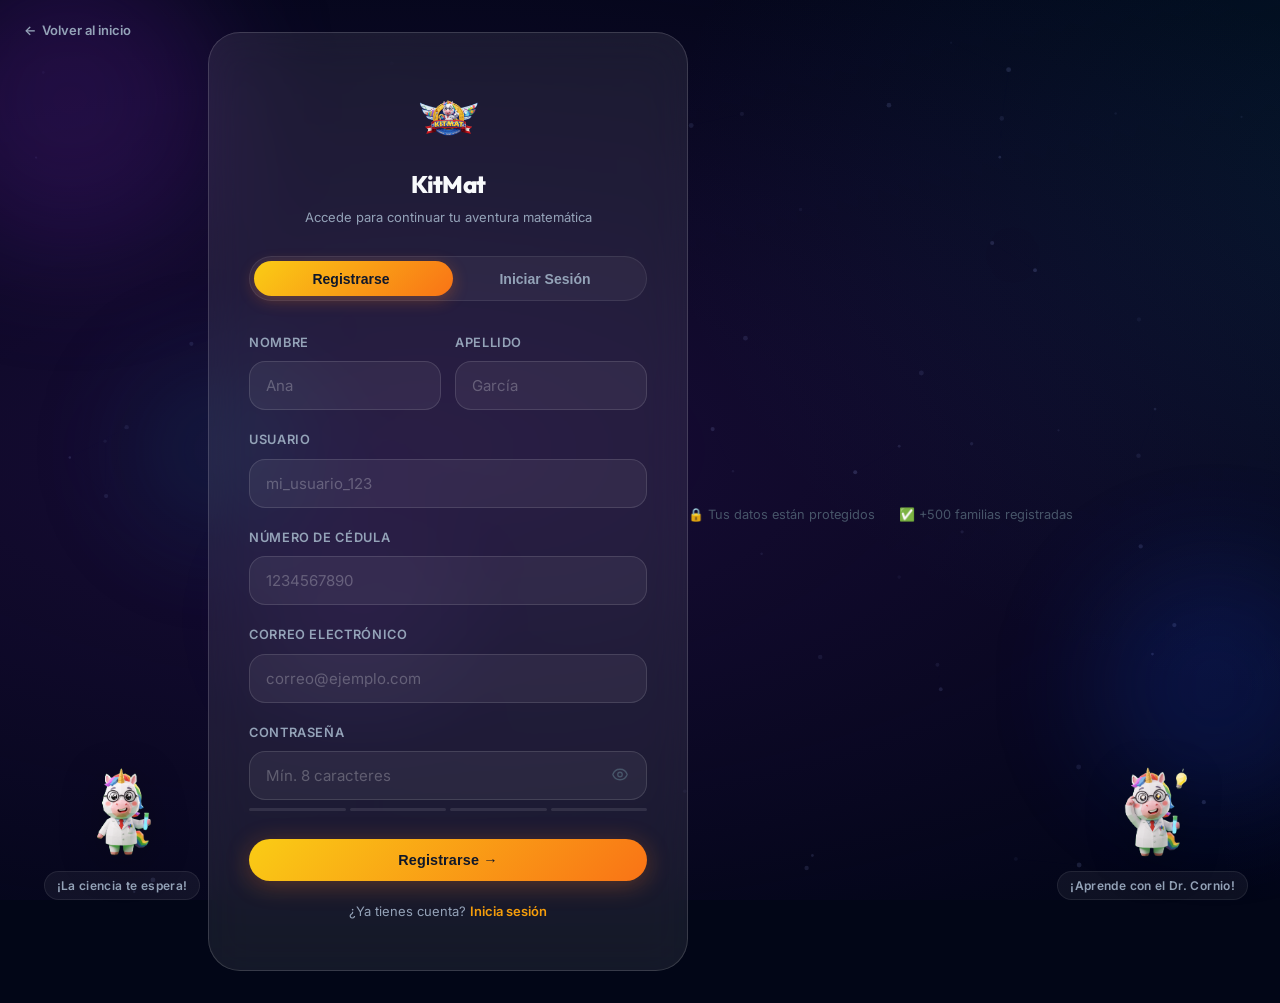
<file: auth.html>
<!DOCTYPE html>
<html lang="es">
<head>
  <meta charset="UTF-8">
  <meta name="viewport" content="width=device-width, initial-scale=1.0">
  <title>KitMat – Acceso | Registro e Inicio de Sesión</title>
  <meta name="description" content="Accede o regístrate en KitMat, la plataforma educativa de matemáticas del Dr. Cornio. Inicia sesión o crea tu cuenta para continuar tu aventura matemática.">

  <!-- Google Fonts: Inter + Outfit -->
  <link rel="preconnect" href="https://fonts.googleapis.com">
  <link rel="preconnect" href="https://fonts.gstatic.com" crossorigin>
  <link href="https://fonts.googleapis.com/css2?family=Inter:wght@400;500;600;700&family=Outfit:wght@400;600;700;800&display=swap" rel="stylesheet">

  <!-- Estilos propios -->
  <link rel="stylesheet" href="styles.css">

  <!-- GSAP 3.12.5 CDN (sin defer) -->
  <script src="https://cdnjs.cloudflare.com/ajax/libs/gsap/3.12.5/gsap.min.js"></script>

  <!-- App JS (diferido) -->
  <script src="app.js" defer></script>
</head>
<body class="cosmic-bg">

  <!-- Canvas de partículas -->
  <canvas id="particle-canvas"></canvas>

  <!-- Overlay de KitMat -->
  <div id="kitmat-overlay"></div>

  <!-- Capa de contenido principal -->
  <div class="content-layer">

    <!-- ── Enlace de regreso ── -->
    <a href="index.html" class="back-link"><span>←</span> Volver al inicio</a>

    <!-- ── Orbes de fondo (profundidad visual) ── -->
    <div class="auth-orb" style="width:300px;height:300px;background:rgba(107,33,168,0.25);top:-50px;left:-80px;--orb-dur:9s;--orb-tx:30px;--orb-ty:40px;"></div>
    <div class="auth-orb" style="width:250px;height:250px;background:rgba(29,78,216,0.20);bottom:10%;right:-60px;--orb-dur:11s;--orb-tx:-25px;--orb-ty:-35px;"></div>
    <div class="auth-orb" style="width:180px;height:180px;background:rgba(14,116,144,0.18);top:40%;left:10%;--orb-dur:7s;--orb-tx:15px;--orb-ty:20px;"></div>
    <div class="auth-orb" style="width:200px;height:200px;background:rgba(139,92,246,0.15);bottom:20%;left:20%;--orb-dur:13s;--orb-tx:-20px;--orb-ty:-15px;"></div>
    <div class="auth-orb" style="width:150px;height:150px;background:rgba(250,204,21,0.08);top:20%;right:15%;--orb-dur:10s;--orb-tx:10px;--orb-ty:25px;"></div>
    <div class="auth-orb" style="width:220px;height:220px;background:rgba(249,115,22,0.10);top:60%;right:5%;--orb-dur:8s;--orb-tx:-15px;--orb-ty:-20px;"></div>

    <!-- ── Dr. Cornio – Flanco izquierdo ── -->
    <div class="auth-cornio auth-cornio-left">
      <img src="assets/images/cornio_tube_clean.png" alt="Doctor Cornio" class="cornio-float">
      <span class="auth-cornio-caption">¡La ciencia te espera!</span>
    </div>

    <!-- ── Dr. Cornio – Flanco derecho ── -->
    <div class="auth-cornio auth-cornio-right">
      <img src="assets/images/cornio_idea_clean.png" alt="Doctor Cornio" class="cornio-float" style="animation-delay:1.2s">
      <span class="auth-cornio-caption">¡Aprende con el Dr. Cornio!</span>
    </div>

    <!-- ── Contenedor principal de autenticación ── -->
    <div class="auth-page">

      <!-- Tarjeta de autenticación -->
      <div id="auth-card" class="auth-card glass-strong" style="opacity:0;">

        <!-- A. Encabezado con logo -->
        <div style="text-align:center;margin-bottom:1.75rem;">
          <img
            src="assets/images/kitmat_logo_clean.png"
            alt="KitMat"
            style="width:72px;height:72px;object-fit:contain;margin:0 auto 0.75rem;display:block;"
          >
          <h1 style="font-family:'Outfit',sans-serif;font-weight:800;font-size:1.5rem;letter-spacing:-0.03em;color:#f8fafc;margin-bottom:0.25rem;">KitMat</h1>
          <p style="font-size:0.8125rem;color:var(--color-text-muted);">Accede para continuar tu aventura matemática</p>
        </div>

        <!-- B. Banner de error -->
        <div id="auth-error-banner" role="alert">
          <span>⚠️</span>
          <span id="auth-error-msg">Por favor corrige los errores antes de continuar.</span>
        </div>

        <!-- C. Barra de pestañas -->
        <div id="tab-bar" class="tab-bar" role="tablist">
          <div id="tab-indicator" class="tab-indicator"></div>
          <button class="tab-btn active" role="tab" aria-selected="true">Registrarse</button>
          <button class="tab-btn" role="tab" aria-selected="false">Iniciar Sesión</button>
        </div>

        <!-- D. Panel de Registro -->
        <div id="panel-signup" class="form-panel">

          <!-- Nombre + Apellido (2 columnas) -->
          <div style="display:grid;grid-template-columns:1fr 1fr;gap:0.875rem;">
            <div class="input-group">
              <label class="input-label" for="input-nombre">Nombre</label>
              <input
                id="input-nombre"
                class="input-field"
                type="text"
                placeholder="Ana"
                autocomplete="given-name"
                data-validate="nombre"
              >
              <span id="helper-nombre" class="input-helper"></span>
            </div>
            <div class="input-group">
              <label class="input-label" for="input-apellido">Apellido</label>
              <input
                id="input-apellido"
                class="input-field"
                type="text"
                placeholder="García"
                autocomplete="family-name"
                data-validate="apellido"
              >
              <span id="helper-apellido" class="input-helper"></span>
            </div>
          </div>

          <!-- Usuario -->
          <div class="input-group">
            <label class="input-label" for="input-usuario">Usuario</label>
            <input
              id="input-usuario"
              class="input-field"
              type="text"
              placeholder="mi_usuario_123"
              autocomplete="username"
              data-validate="usuario"
              maxlength="20"
            >
            <span id="helper-usuario" class="input-helper"></span>
          </div>

          <!-- Número de Cédula -->
          <div class="input-group">
            <label class="input-label" for="input-cedula">Número de Cédula</label>
            <input
              id="input-cedula"
              class="input-field"
              type="text"
              placeholder="1234567890"
              inputmode="numeric"
              maxlength="10"
              data-validate="cedula"
            >
            <span id="helper-cedula" class="input-helper"></span>
          </div>

          <!-- Correo Electrónico -->
          <div class="input-group">
            <label class="input-label" for="input-email">Correo Electrónico</label>
            <input
              id="input-email"
              class="input-field"
              type="email"
              placeholder="correo@ejemplo.com"
              autocomplete="email"
              data-validate="email"
            >
            <span id="helper-email" class="input-helper"></span>
          </div>

          <!-- Contraseña con medidor de fortaleza y botón de visibilidad -->
          <div class="input-group">
            <label class="input-label" for="input-pass-signup">Contraseña</label>
            <div class="pw-wrap">
              <input
                id="input-pass-signup"
                class="input-field"
                type="password"
                placeholder="Mín. 8 caracteres"
                autocomplete="new-password"
                data-validate="contrasena"
                data-pw-strength
                style="padding-right:3rem;"
              >
              <button type="button" class="pw-toggle" aria-label="Mostrar contraseña">
                <!-- Ícono de ojo -->
                <svg xmlns="http://www.w3.org/2000/svg" width="18" height="18" fill="none" viewBox="0 0 24 24" stroke="currentColor">
                  <path stroke-linecap="round" stroke-linejoin="round" stroke-width="1.8" d="M15 12a3 3 0 11-6 0 3 3 0 016 0z"/>
                  <path stroke-linecap="round" stroke-linejoin="round" stroke-width="1.8" d="M2.458 12C3.732 7.943 7.523 5 12 5c4.478 0 8.268 2.943 9.542 7-1.274 4.057-5.064 7-9.542 7-4.477 0-8.268-2.943-9.542-7z"/>
                </svg>
              </button>
            </div>
            <!-- Barra de fortaleza de contraseña -->
            <div class="strength-bar">
              <div class="strength-seg"></div>
              <div class="strength-seg"></div>
              <div class="strength-seg"></div>
              <div class="strength-seg"></div>
            </div>
            <span id="helper-contrasena" class="input-helper"></span>
          </div>

          <!-- Botón de registro y enlace a inicio de sesión -->
          <button id="btn-signup" class="btn btn-primary btn-full" style="margin-top:0.5rem;">Registrarse →</button>
          <p style="text-align:center;margin-top:1.25rem;font-size:0.8125rem;color:var(--color-text-muted);">
            ¿Ya tienes cuenta?
            <a id="switch-to-login" href="#" style="color:var(--color-amber);font-weight:600;text-decoration:none;">Inicia sesión</a>
          </p>

        </div>
        <!-- /panel-signup -->

        <!-- E. Panel de Inicio de Sesión -->
        <div id="panel-login" class="form-panel hidden-panel">

          <!-- Usuario de inicio de sesión -->
          <div class="input-group">
            <label class="input-label" for="input-usuario-login">Usuario</label>
            <input
              id="input-usuario-login"
              class="input-field"
              type="text"
              placeholder="tu_usuario"
              autocomplete="username"
            >
            <span class="input-helper" style="color:var(--color-text-faint);font-size:0.72rem;">Ingresa tu nombre de usuario registrado</span>
          </div>

          <!-- Contraseña con enlace de olvido y toggle -->
          <div class="input-group">
            <div style="display:flex;align-items:center;justify-content:space-between;margin-bottom:0.5rem;">
              <label class="input-label" for="input-pass-login" style="margin-bottom:0;">Contraseña</label>
              <a href="#" id="forgot-pw" style="font-size:0.75rem;color:var(--color-text-muted);text-decoration:none;">¿Olvidaste tu contraseña?</a>
            </div>
            <div class="pw-wrap">
              <input
                id="input-pass-login"
                class="input-field"
                type="password"
                placeholder="Tu contraseña"
                autocomplete="current-password"
                style="padding-right:3rem;"
              >
              <button type="button" class="pw-toggle" aria-label="Mostrar contraseña">
                <svg xmlns="http://www.w3.org/2000/svg" width="18" height="18" fill="none" viewBox="0 0 24 24" stroke="currentColor">
                  <path stroke-linecap="round" stroke-linejoin="round" stroke-width="1.8" d="M15 12a3 3 0 11-6 0 3 3 0 016 0z"/>
                  <path stroke-linecap="round" stroke-linejoin="round" stroke-width="1.8" d="M2.458 12C3.732 7.943 7.523 5 12 5c4.478 0 8.268 2.943 9.542 7-1.274 4.057-5.064 7-9.542 7-4.477 0-8.268-2.943-9.542-7z"/>
                </svg>
              </button>
            </div>
          </div>

          <!-- Botón de ingreso -->
          <button id="btn-login" class="btn btn-primary btn-full" style="margin-top:0.5rem;">Ingresar →</button>



          <!-- Enlace para registrarse -->
          <p style="text-align:center;margin-top:1.25rem;font-size:0.8125rem;color:var(--color-text-muted);">
            ¿No tienes cuenta?
            <a id="switch-to-signup" href="#" style="color:var(--color-amber);font-weight:600;text-decoration:none;">Regístrate gratis</a>
          </p>

        </div>
        <!-- /panel-login -->

      </div>
      <!-- /auth-card -->

      <!-- Prueba social debajo de la tarjeta -->
      <div style="display:flex;align-items:center;gap:1.5rem;flex-wrap:wrap;justify-content:center;margin-top:1.75rem;">
        <span style="font-size:0.8rem;color:var(--color-text-faint);">🔒 Tus datos están protegidos</span>
        <span style="font-size:0.8rem;color:var(--color-text-faint);">✅ +500 familias registradas</span>
      </div>

    </div>
    <!-- /auth-page -->

  </div>
  <!-- /content-layer -->

  <!-- Contenedor de toasts (manejado por app.js) -->
  <div id="toast-container"></div>

  <!-- Script inline: enlace "¿Olvidaste tu contraseña?" -->
  <script>
    document.getElementById('forgot-pw')?.addEventListener('click', function(e) {
      e.preventDefault();
      if (window.showToast) showToast('🔔 Función próximamente disponible.', 'info', 3000);
    });
  </script>

</body>
</html>
</file>
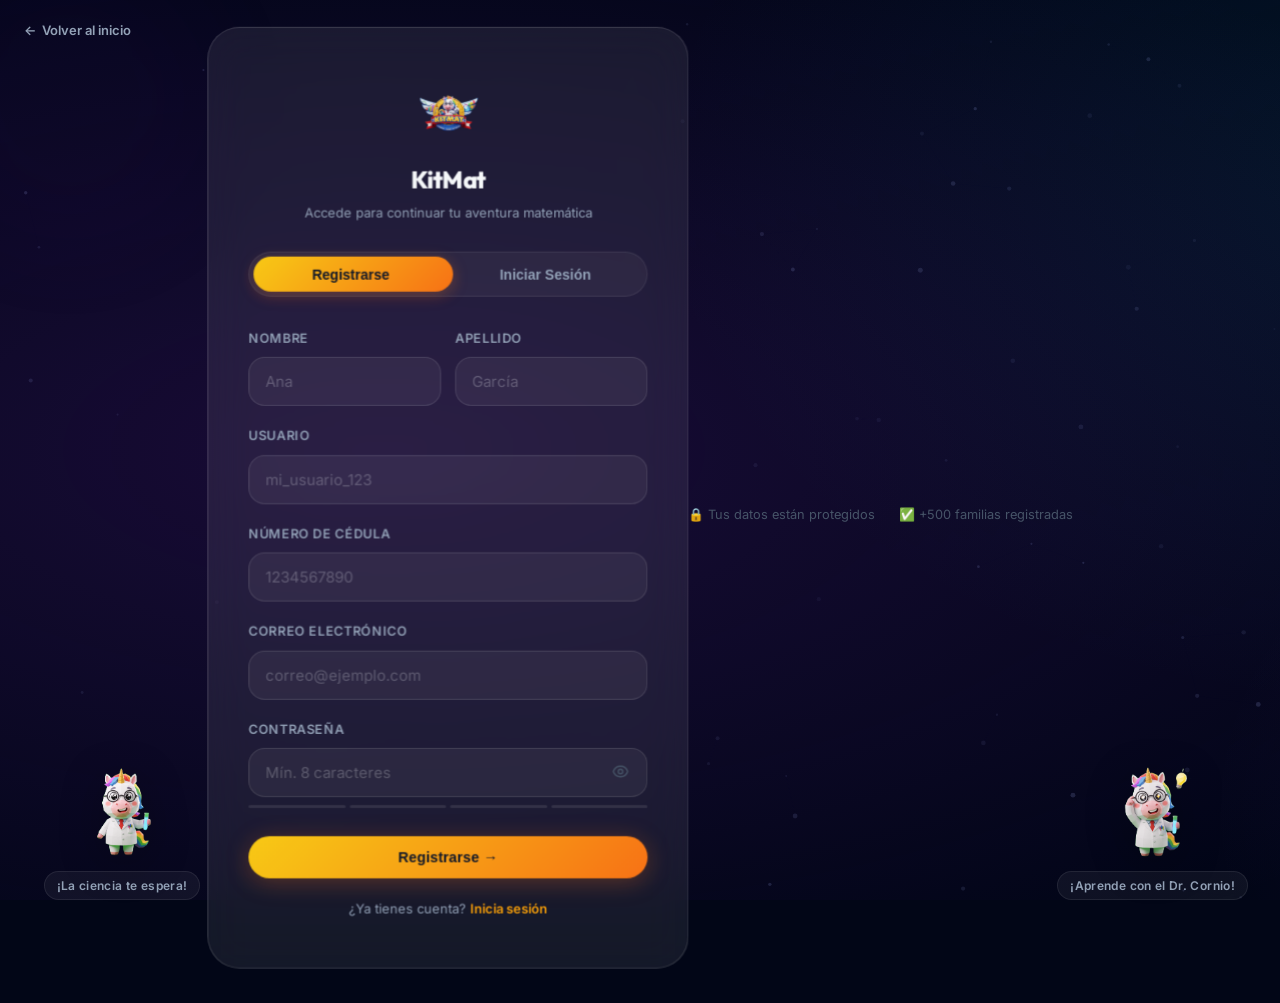
<file: store.html>
<!DOCTYPE html>
<html lang="es">
<head>
  <meta charset="UTF-8">
  <meta name="viewport" content="width=device-width, initial-scale=1.0">
  <meta name="description" content="Compra KitMat, el Kit Matemático Interactivo para niños de 8 a 14 años. Aprende fracciones, decimales y plano cartesiano jugando. Precio especial de lanzamiento: $15.00 USD. Envío a todo Ecuador.">
  <meta property="og:title" content="KitMat – Kit Matemático Interactivo | $15.00 USD">
  <meta property="og:description" content="El juego educativo que convierte las matemáticas en una aventura. Refuerza fracciones, decimales y el plano cartesiano de forma divertida. ¡Edición especial de lanzamiento!">
  <meta property="og:image" content="assets/images/kitmat_boxart.jpg">
  <meta property="og:type" content="product">
  <meta property="og:locale" content="es_EC">
  <meta name="twitter:card" content="summary_large_image">
  <meta name="twitter:title" content="KitMat – Kit Matemático Interactivo">
  <meta name="twitter:description" content="Aprende matemáticas jugando. Precio especial $15.00 USD. Envío a Ecuador.">
  <title>KitMat – Comprar Kit Matemático Interactivo | $15.00 USD</title>

  <!-- Google Fonts -->
  <link rel="preconnect" href="https://fonts.googleapis.com">
  <link rel="preconnect" href="https://fonts.gstatic.com" crossorigin>
  <link href="https://fonts.googleapis.com/css2?family=Outfit:wght@400;500;600;700;800;900&family=Inter:wght@400;500;600;700&display=swap" rel="stylesheet">

  <!-- Main Stylesheet -->
  <link rel="stylesheet" href="styles.css">

  <!-- Breadcrumb responsive -->
  <style>
    .breadcrumb-nav { display: none; }
    @media (min-width: 768px) { .breadcrumb-nav { display: block !important; } }
  </style>

  <!-- GSAP 3.12.5 CDN (non-deferred) -->
  <script src="https://cdnjs.cloudflare.com/ajax/libs/gsap/3.12.5/gsap.min.js"></script>

  <!-- App JS (deferred) -->
  <script src="app.js" defer></script>
</head>

<body class="store-theme">

  <!-- Overlay -->
  <div id="kitmat-overlay"></div>

  <!-- ========================================================
       1. PROMO BANNER
  ======================================================== -->
  <div class="promo-banner">
    🚀 ¡Envío disponible a todo Ecuador! · Precio especial de lanzamiento: <strong>$15.00 USD</strong>
  </div>

  <!-- ========================================================
       2. NAVBAR
  ======================================================== -->
  <nav id="navbar">
    <div class="nav-inner">
      <a href="index.html" class="nav-logo">
        <img src="assets/images/kitmat_logo_clean.png" class="nav-logo-img" alt="KitMat">
        <span class="nav-logo-text font-display">KitMat</span>
      </a>

      <!-- Breadcrumb (desktop only) -->
      <nav aria-label="Breadcrumb" class="breadcrumb-nav">
        <span style="font-size:0.8rem;color:#94a3b8;">
          Inicio
          <span style="margin:0 0.4rem;">›</span>
          Tienda
          <span style="margin:0 0.4rem;">›</span>
          <strong style="color:#0f172a;">KitMat</strong>
        </span>
      </nav>

      <!-- Right: greeting + cart + logout -->
      <div style="display:flex;align-items:center;gap:1rem;">
        <span id="store-greeting" style="display:none;font-size:0.8125rem;font-weight:600;color:#475569;"></span>
        <a href="#" id="btn-logout" style="font-size:0.8rem;color:#94a3b8;text-decoration:none;font-weight:500;">Cerrar sesión</a>
        <div style="position:relative;">
          <svg width="22" height="22" fill="none" viewBox="0 0 24 24" stroke="#475569" stroke-width="1.8">
            <path stroke-linecap="round" stroke-linejoin="round" d="M3 3h2l.4 2M7 13h10l4-8H5.4M7 13L5.4 5M7 13l-2.3 2.3A1 1 0 006 17h12M9 21a1 1 0 100-2 1 1 0 000 2zm10 0a1 1 0 100-2 1 1 0 000 2z"/>
          </svg>
        </div>
      </div>
    </div>
  </nav>

  <!-- ========================================================
       3. MAIN CONTENT
  ======================================================== -->
  <main style="max-width:1280px;margin:0 auto;padding:1.5rem;padding-top:5rem;">

    <!-- Store Grid -->
    <div class="store-grid" id="store-main-grid">

      <!-- ====================================================
           LEFT COLUMN — GALLERY
      ==================================================== -->
      <div>

        <!-- Main Image -->
        <div class="gallery-main" id="store-gallery-main">
          <img src="assets/images/kitmat_boxart.jpg" alt="KitMat Kit Matemático Interactivo - Vista principal">
          <div class="gallery-badge">✅ EDICIÓN ESPECIAL</div>
        </div>

        <!-- Thumbnail Strip -->
        <div class="thumb-strip">
          <div class="thumb-item active" data-src="assets/images/kitmat_boxart.jpg" data-alt="Arte de Caja KitMat">
            <img src="assets/images/kitmat_boxart.jpg" alt="Arte de Caja">
          </div>
          <div class="thumb-item" data-src="assets/images/cornio_tube_clean.png" data-alt="Dr. Cornio con tubo de ensayo">
            <img src="assets/images/cornio_tube_clean.png" alt="Dr. Cornio">
          </div>
          <div class="thumb-item" data-src="assets/images/kitmat_components.png" data-alt="Componentes del kit">
            <img src="assets/images/kitmat_components.png" alt="Componentes">
          </div>
          <div class="thumb-item" data-src="assets/images/kitmat_box.png" data-alt="Caja KitMat close-up">
            <img src="assets/images/kitmat_box.png" alt="Caja">
          </div>
        </div>

        <!-- Dr. Cornio Teaser Card (desktop only) -->
        <div style="margin-top:1.5rem;padding:1.25rem;background:#fff;border:1px solid #e2e8f0;border-radius:1rem;display:flex;align-items:center;gap:1rem;box-shadow:0 2px 12px rgba(0,0,0,0.06);">
          <img src="assets/images/cornio_lupa_clean.png" alt="Doctor Cornio con lupa" class="cornio-img" style="width:60px;height:60px;flex-shrink:0;">
          <div>
            <p style="font-weight:700;font-size:0.875rem;color:#0f172a;margin-bottom:0.25rem;">El Doctor Cornio te recomienda 🔬</p>
            <p style="font-size:0.8rem;color:#64748b;line-height:1.5;">"KitMat convierte cada sesión de estudio en una aventura sin límites."</p>
          </div>
        </div>

      </div><!-- /LEFT COLUMN -->

      <!-- ====================================================
           RIGHT COLUMN — CONVERSION PANEL
      ==================================================== -->
      <div>

        <!-- Category Badge -->
        <div style="display:inline-flex;align-items:center;gap:0.4rem;padding:4px 12px;background:#fef3c7;color:#92400e;font-size:0.72rem;font-weight:700;border-radius:9999px;letter-spacing:0.06em;text-transform:uppercase;margin-bottom:1rem;">
          Kit Educativo · 8+ años
        </div>

        <!-- H1 -->
        <h1 style="font-family:'Outfit',sans-serif;font-weight:800;font-size:clamp(1.5rem,3vw,2rem);letter-spacing:-0.03em;color:#0f172a;line-height:1.2;margin-bottom:0.875rem;">
          KitMat: Kit Matemático Interactivo
        </h1>

        <!-- Stars + Reviews -->
        <div style="display:flex;align-items:center;gap:0.75rem;flex-wrap:wrap;margin-bottom:1.25rem;">
          <span style="color:#f59e0b;font-size:1rem;">⭐⭐⭐⭐⭐</span>
          <span style="font-size:0.8125rem;color:#475569;">(48 reseñas)</span>
          <span style="font-size:0.75rem;font-weight:700;color:#f97316;">🏆 #1 en Educación</span>
        </div>

        <!-- Price Block -->
        <div style="margin-bottom:1.5rem;padding:1.25rem;background:#fff;border:1px solid #e2e8f0;border-radius:1rem;">
          <div class="price-original">Precio regular: $25.00 USD</div>
          <div class="price-current">$15.00 <span style="font-size:1.25rem;">USD</span></div>
          <div style="display:flex;align-items:center;gap:0.75rem;margin-top:0.5rem;flex-wrap:wrap;">
            <span class="savings-pill">Ahorras $10.00 — 40% OFF</span>
            <span style="font-size:0.8rem;color:#10b981;font-weight:600;">✅ En stock · Despacho inmediato</span>
          </div>
          <p style="font-size:0.78rem;color:#ef4444;font-weight:600;margin-top:0.5rem;">🔥 ¡Últimas 12 unidades disponibles!</p>
        </div>

        <!-- Benefits List -->
        <ul style="list-style:none;margin-bottom:1.5rem;display:flex;flex-direction:column;gap:0.5rem;padding:0;">
          <li style="font-size:0.875rem;color:#374151;display:flex;align-items:center;gap:0.5rem;">
            <span style="color:#10b981;">✅</span> Refuerza fracciones, decimales y plano cartesiano
          </li>
          <li style="font-size:0.875rem;color:#374151;display:flex;align-items:center;gap:0.5rem;">
            <span style="color:#10b981;">✅</span> Material para niños de 8 a 14 años
          </li>
          <li style="font-size:0.875rem;color:#374151;display:flex;align-items:center;gap:0.5rem;">
            <span style="color:#10b981;">✅</span> Ideal para usar en casa o en clases
          </li>
          <li style="font-size:0.875rem;color:#374151;display:flex;align-items:center;gap:0.5rem;">
            <span style="color:#10b981;">✅</span> Desarrolla pensamiento lógico y crítico
          </li>
        </ul>

        <!-- Delivery Tabs Label -->
        <div style="margin-bottom:1rem;">
          <p style="font-size:0.78rem;font-weight:700;color:#374151;letter-spacing:0.05em;text-transform:uppercase;margin-bottom:0.75rem;">
            Método de entrega:
          </p>
          <div class="delivery-tabs">
            <button class="del-tab" data-tab="0">🏪 Reservar en tienda</button>
            <button class="del-tab" data-tab="1">🚚 Envío nacional</button>
          </div>
        </div>

        <!-- Sub-form: Pickup -->
        <div class="del-form" id="del-form-0" style="padding:0 0.25rem;">
          <div style="padding:1rem;background:#f8fafc;border:1px solid #e2e8f0;border-radius:0.875rem;margin-bottom:0.875rem;">
            <label class="store-label" for="pickup-city">Selecciona tu ciudad:</label>
            <select class="store-input" id="pickup-city">
              <option>Quito</option>
              <option>Guayaquil</option>
              <option>Cuenca</option>
              <option>Ambato</option>
              <option>Loja</option>
              <option>Manta</option>
              <option>Portoviejo</option>
            </select>
            <p id="pickup-info" style="margin-top:0.75rem;font-size:0.8125rem;color:#475569;">
              📍 Retiro en tienda disponible en Quito
            </p>
            <p style="font-size:0.78rem;color:#94a3b8;margin-top:0.25rem;">
              ⏰ Disponible a partir de mañana (Lun–Sáb, 9am–6pm)
            </p>
          </div>
        </div>

        <!-- Sub-form: Shipping -->
        <div class="del-form" id="del-form-1" style="padding:0 0.25rem;">
          <div style="padding:1rem;background:#f8fafc;border:1px solid #e2e8f0;border-radius:0.875rem;margin-bottom:0.875rem;display:flex;flex-direction:column;gap:0.75rem;">
            <div>
              <label class="store-label" for="sh-nombre">Nombre completo</label>
              <input class="store-input" id="sh-nombre" type="text" placeholder="Tu nombre completo">
            </div>
            <div>
              <label class="store-label" for="sh-dir">Dirección</label>
              <input class="store-input" id="sh-dir" type="text" placeholder="Calle, número, referencia">
            </div>
            <div style="display:grid;grid-template-columns:1fr 1fr;gap:0.75rem;">
              <div>
                <label class="store-label" for="sh-ciudad">Ciudad</label>
                <input class="store-input" id="sh-ciudad" type="text" placeholder="Tu ciudad">
              </div>
              <div>
                <label class="store-label" for="sh-prov">Provincia</label>
                <select class="store-input" id="sh-prov">
                  <option>Pichincha</option>
                  <option>Guayas</option>
                  <option>Azuay</option>
                  <option>Tungurahua</option>
                  <option>Manabí</option>
                  <option>El Oro</option>
                  <option>Imbabura</option>
                  <option>Chimborazo</option>
                  <option>Loja</option>
                  <option>Los Ríos</option>
                  <option>Esmeraldas</option>
                  <option>Bolívar</option>
                  <option>Cañar</option>
                  <option>Carchi</option>
                  <option>Cotopaxi</option>
                  <option>Galápagos</option>
                  <option>Morona Santiago</option>
                  <option>Napo</option>
                  <option>Orellana</option>
                  <option>Pastaza</option>
                  <option>Santa Elena</option>
                  <option>Santo Domingo</option>
                  <option>Sucumbíos</option>
                  <option>Zamora Chinchipe</option>
                </select>
              </div>
            </div>
            <div style="display:grid;grid-template-columns:1fr 1fr;gap:0.75rem;">
              <div>
                <label class="store-label" for="sh-cp">Código Postal</label>
                <input class="store-input" id="sh-cp" type="text" placeholder="EC170101">
              </div>
              <div>
                <label class="store-label" for="sh-tel">Teléfono</label>
                <input class="store-input" id="sh-tel" type="tel" placeholder="0999 000 000">
              </div>
            </div>
            <p style="font-size:0.78rem;color:#64748b;">
              📦 Envío en 3–5 días hábiles. Costo incluido en el precio.
            </p>
          </div>
        </div>

        <!-- Confirm Order Button -->
        <button id="btn-confirm-order" class="btn btn-primary btn-full btn-confirm btn-lg" style="border-radius:1rem;font-size:1rem;position:relative;overflow:hidden;margin-top:0.25rem;">
          <span class="btn-text">Confirmar Pedido — $15.00 USD</span>
          <span class="btn-spinner">
            <svg class="spinner-icon" width="22" height="22" viewBox="0 0 24 24" fill="none" stroke="#fff" stroke-width="2.5">
              <path d="M12 2v4M12 18v4M4.93 4.93l2.83 2.83M16.24 16.24l2.83 2.83M2 12h4M18 12h4M4.93 19.07l2.83-2.83M16.24 7.76l2.83-2.83"/>
            </svg>
            Procesando tu pedido...
          </span>
        </button>

        <!-- Trust Signals -->
        <div class="trust-row">
          <div class="trust-item">🔒 Pago Seguro</div>
          <div class="trust-item">🔄 Garantía 30 días</div>
          <div class="trust-item">📞 Soporte en línea</div>
        </div>

        <!-- Payment Methods -->
        <div style="display:flex;align-items:center;gap:0.5rem;flex-wrap:wrap;padding-top:0.75rem;">
          <span style="font-size:0.75rem;color:#94a3b8;">Métodos de pago:</span>
          <span style="font-size:0.75rem;font-weight:700;color:#475569;">💳 Visa · Mastercard · Transferencia · PayPal</span>
        </div>

      </div><!-- /RIGHT COLUMN -->

    </div><!-- /store-grid -->

    <!-- ========================================================
         4. PRODUCT DESCRIPTION SECTION
    ======================================================== -->
    <section style="margin-top:4rem;padding-top:2.5rem;border-top:2px solid #e2e8f0;">

      <!-- Tab Bar -->
      <div class="desc-tab-bar">
        <button class="desc-tab-btn">Descripción</button>
        <button class="desc-tab-btn">¿Qué incluye?</button>
        <button class="desc-tab-btn">Reseñas</button>
      </div>

      <!-- Panel 1: Descripción -->
      <div class="desc-panel">
        <p style="color:#374151;line-height:1.8;margin-bottom:1rem;">
          KitMat es más que un juego de mesa — es una herramienta pedagógica diseñada por educadores con años de experiencia en el aula. Cada componente fue cuidadosamente seleccionado para cubrir las áreas matemáticas que más desafíos representan para los estudiantes de educación básica: fracciones, decimales y el plano cartesiano.
        </p>
        <p style="color:#374151;line-height:1.8;margin-bottom:1rem;">
          A través de la metodología del aprendizaje basado en juegos, KitMat logra que los niños practiquen conceptos matemáticos complejos de manera natural, colaborativa y divertida. La competencia sana entre jugadores, el sistema de recompensas y los retos progresivos mantienen la motivación alta durante toda la sesión.
        </p>
        <p style="color:#374151;line-height:1.8;margin-bottom:1rem;">
          Diseñado con materiales de alta calidad y fichas grandes de fácil manipulación, KitMat garantiza horas de aprendizaje significativo. Cada elemento del juego fue validado por docentes de educación básica, asegurando que los contenidos estén alineados con el currículo nacional del Ecuador.
        </p>
        <p style="color:#374151;line-height:1.8;">
          Ideal para uso en el hogar como complemento a las tareas escolares, o en el aula como recurso didáctico innovador. Un regalo perfecto para niños de 8 a 14 años que quieran mejorar sus notas mientras se divierten.
        </p>
      </div><!-- /Panel 1 -->

      <!-- Panel 2: ¿Qué incluye? -->
      <div class="desc-panel">

        <!-- ── Intro ── -->
        <p style="color:#374151;line-height:1.8;margin-bottom:2rem;font-size:0.9375rem;">
          Cada caja de KitMat incluye <strong>6 componentes cuidadosamente diseñados</strong> para brindar una experiencia de aprendizaje completa e inmersiva. Los tableros de juego son el corazón del kit:
        </p>

        <!-- ── TABLEROS DE JUEGO — Carrusel interactivo ── -->
        <div style="margin-bottom:2.5rem;">
          <h3 style="font-family:'Outfit',sans-serif;font-size:1.125rem;font-weight:800;color:#0f172a;margin-bottom:1.25rem;display:flex;align-items:center;gap:0.5rem;">
            🎮 Tableros de Juego Incluidos
            <span style="font-size:0.72rem;font-weight:700;color:#6366f1;background:#eef2ff;padding:3px 10px;border-radius:9999px;letter-spacing:0.05em;">4 TABLEROS</span>
          </h3>

          <!-- Carrusel wrapper -->
          <div id="boards-carousel" style="position:relative;">

            <!-- Track -->
            <div id="boards-track" style="display:grid;grid-template-columns:repeat(4,1fr);gap:1rem;overflow:hidden;transition:all 0.35s ease;">

              <!-- Tablero 1: División -->
              <div class="board-card" style="background:#fff;border:2px solid #e2e8f0;border-radius:1.25rem;overflow:hidden;box-shadow:0 4px 20px rgba(0,0,0,0.07);cursor:pointer;transition:transform 0.22s,box-shadow 0.22s;" onmouseenter="this.style.transform='translateY(-6px)';this.style.boxShadow='0 12px 32px rgba(99,102,241,0.18)'" onmouseleave="this.style.transform='';this.style.boxShadow='0 4px 20px rgba(0,0,0,0.07)'" onclick="openBoardModal('assets/images/tablero_division.png','Tablero de División','Tabla de división del 1 al 12 con fichas de conteo. Los jugadores practican divisiones y registran sus respuestas con las fichas circulares.')">
                <div style="position:relative;aspect-ratio:3/4;overflow:hidden;background:#e0f2fe;">
                  <img src="assets/images/tablero_division.png" alt="Tablero de División KitMat" style="width:100%;height:100%;object-fit:cover;">
                  <div style="position:absolute;top:0.625rem;left:0.625rem;background:linear-gradient(135deg,#3b82f6,#6366f1);color:#fff;font-size:0.68rem;font-weight:800;padding:3px 10px;border-radius:9999px;letter-spacing:0.05em;">DIVISIÓN ÷</div>
                  <div style="position:absolute;bottom:0;left:0;right:0;padding:0.625rem;background:linear-gradient(to top,rgba(0,0,0,0.5),transparent);color:#fff;font-size:0.75rem;text-align:center;">🔍 Ver más grande</div>
                </div>
                <div style="padding:0.875rem;">
                  <p style="font-family:'Outfit',sans-serif;font-weight:700;font-size:0.875rem;color:#0f172a;margin-bottom:0.25rem;">Tablero de División</p>
                  <p style="font-size:0.75rem;color:#64748b;line-height:1.4;">Tabla 1–12 con fichas de conteo circulares</p>
                </div>
              </div>

              <!-- Tablero 2: Suma -->
              <div class="board-card" style="background:#fff;border:2px solid #e2e8f0;border-radius:1.25rem;overflow:hidden;box-shadow:0 4px 20px rgba(0,0,0,0.07);cursor:pointer;transition:transform 0.22s,box-shadow 0.22s;" onmouseenter="this.style.transform='translateY(-6px)';this.style.boxShadow='0 12px 32px rgba(16,185,129,0.18)'" onmouseleave="this.style.transform='';this.style.boxShadow='0 4px 20px rgba(0,0,0,0.07)'" onclick="openBoardModal('assets/images/tablero_suma.png','Tablero de Suma','Dos filas de fichas circulares (azul y amarillo) para representar sumandos visualmente. Ideal para sumar del 1 al 100 de forma concreta y manipulativa.')">
                <div style="position:relative;aspect-ratio:3/4;overflow:hidden;background:#d1fae5;">
                  <img src="assets/images/tablero_suma.png" alt="Tablero de Suma KitMat" style="width:100%;height:100%;object-fit:cover;">
                  <div style="position:absolute;top:0.625rem;left:0.625rem;background:linear-gradient(135deg,#10b981,#34d399);color:#fff;font-size:0.68rem;font-weight:800;padding:3px 10px;border-radius:9999px;letter-spacing:0.05em;">SUMA +</div>
                  <div style="position:absolute;bottom:0;left:0;right:0;padding:0.625rem;background:linear-gradient(to top,rgba(0,0,0,0.5),transparent);color:#fff;font-size:0.75rem;text-align:center;">🔍 Ver más grande</div>
                </div>
                <div style="padding:0.875rem;">
                  <p style="font-family:'Outfit',sans-serif;font-weight:700;font-size:0.875rem;color:#0f172a;margin-bottom:0.25rem;">Tablero de Suma</p>
                  <p style="font-size:0.75rem;color:#64748b;line-height:1.4;">Fichas circulares para sumas concretas</p>
                </div>
              </div>

              <!-- Tablero 3: Multiplicación -->
              <div class="board-card" style="background:#fff;border:2px solid #e2e8f0;border-radius:1.25rem;overflow:hidden;box-shadow:0 4px 20px rgba(0,0,0,0.07);cursor:pointer;transition:transform 0.22s,box-shadow 0.22s;" onmouseenter="this.style.transform='translateY(-6px)';this.style.boxShadow='0 12px 32px rgba(249,115,22,0.18)'" onmouseleave="this.style.transform='';this.style.boxShadow='0 4px 20px rgba(0,0,0,0.07)'" onclick="openBoardModal('assets/images/tablero_multiplicacion.png','Tablero de Multiplicación','Tabla de multiplicar del 1 al 12 con resultados en colores arcoíris por fila. Permite memorizar y verificar las tablas de multiplicar de forma visual y divertida.')">
                <div style="position:relative;aspect-ratio:3/4;overflow:hidden;background:#fff7ed;">
                  <img src="assets/images/tablero_multiplicacion.png" alt="Tablero de Multiplicación KitMat" style="width:100%;height:100%;object-fit:cover;">
                  <div style="position:absolute;top:0.625rem;left:0.625rem;background:linear-gradient(135deg,#f97316,#fb923c);color:#fff;font-size:0.68rem;font-weight:800;padding:3px 10px;border-radius:9999px;letter-spacing:0.05em;">MULTIPLICACIÓN ×</div>
                  <div style="position:absolute;bottom:0;left:0;right:0;padding:0.625rem;background:linear-gradient(to top,rgba(0,0,0,0.5),transparent);color:#fff;font-size:0.75rem;text-align:center;">🔍 Ver más grande</div>
                </div>
                <div style="padding:0.875rem;">
                  <p style="font-family:'Outfit',sans-serif;font-weight:700;font-size:0.875rem;color:#0f172a;margin-bottom:0.25rem;">Tablero de Multiplicación</p>
                  <p style="font-size:0.75rem;color:#64748b;line-height:1.4;">Tabla arcoíris 1–12 con resultados</p>
                </div>
              </div>

              <!-- Tablero 4: Juego Matemático -->
              <div class="board-card" style="background:#fff;border:2px solid #e2e8f0;border-radius:1.25rem;overflow:hidden;box-shadow:0 4px 20px rgba(0,0,0,0.07);cursor:pointer;transition:transform 0.22s,box-shadow 0.22s;" onmouseenter="this.style.transform='translateY(-6px)';this.style.boxShadow='0 12px 32px rgba(139,92,246,0.18)'" onmouseleave="this.style.transform='';this.style.boxShadow='0 4px 20px rgba(0,0,0,0.07)'" onclick="openBoardModal('assets/images/tablero_juego.png','Juego Matemático de Recorrido','40 casillas de retos matemáticos: sumas, restas, multiplicaciones, divisiones y casillas especiales como RETO, AVANZA 5 ESPACIOS y VUELVE AL INICIO. ¡El juego principal del kit!')">
                <div style="position:relative;aspect-ratio:3/4;overflow:hidden;background:#ede9fe;">
                  <img src="assets/images/tablero_juego.png" alt="Juego Matemático KitMat" style="width:100%;height:100%;object-fit:cover;">
                  <div style="position:absolute;top:0.625rem;left:0.625rem;background:linear-gradient(135deg,#8b5cf6,#a78bfa);color:#fff;font-size:0.68rem;font-weight:800;padding:3px 10px;border-radius:9999px;letter-spacing:0.05em;">JUEGO 🎯</div>
                  <div style="position:absolute;bottom:0;left:0;right:0;padding:0.625rem;background:linear-gradient(to top,rgba(0,0,0,0.5),transparent);color:#fff;font-size:0.75rem;text-align:center;">🔍 Ver más grande</div>
                </div>
                <div style="padding:0.875rem;">
                  <p style="font-family:'Outfit',sans-serif;font-weight:700;font-size:0.875rem;color:#0f172a;margin-bottom:0.25rem;">Juego Matemático</p>
                  <p style="font-size:0.75rem;color:#64748b;line-height:1.4;">40 casillas de retos: suma, resta, × y ÷</p>
                </div>
              </div>

            </div><!-- /track -->
          </div><!-- /carousel -->

          <!-- Responsive note -->
          <p style="font-size:0.75rem;color:#94a3b8;margin-top:0.75rem;text-align:center;">👆 Haz clic en cualquier tablero para verlo en detalle</p>
        </div>

        <!-- ── Kit completo checklist ── -->
        <h3 style="font-family:'Outfit',sans-serif;font-size:1.0625rem;font-weight:800;color:#0f172a;margin-bottom:1.25rem;display:flex;align-items:center;gap:0.5rem;">
          📦 Contenido completo del kit
        </h3>
        <div style="display:grid;grid-template-columns:repeat(auto-fill,minmax(200px,1fr));gap:1rem;">

          <div style="background:linear-gradient(135deg,#eff6ff,#dbeafe);border:1px solid #bfdbfe;border-radius:1rem;padding:1.125rem;display:flex;align-items:flex-start;gap:0.75rem;">
            <span style="font-size:1.75rem;flex-shrink:0;">🎲</span>
            <div>
              <p style="font-family:'Outfit',sans-serif;font-weight:700;font-size:0.875rem;color:#1e40af;margin-bottom:0.25rem;">Dados Matemáticos</p>
              <p style="font-size:0.78rem;color:#3b82f6;line-height:1.4;">Determinan movimiento y retos del turno</p>
            </div>
          </div>

          <div style="background:linear-gradient(135deg,#f0fdf4,#dcfce7);border:1px solid #bbf7d0;border-radius:1rem;padding:1.125rem;display:flex;align-items:flex-start;gap:0.75rem;">
            <span style="font-size:1.75rem;flex-shrink:0;">🎡</span>
            <div>
              <p style="font-family:'Outfit',sans-serif;font-weight:700;font-size:0.875rem;color:#166534;margin-bottom:0.25rem;">Ruleta de Retos</p>
              <p style="font-size:0.78rem;color:#16a34a;line-height:1.4;">Categorías de desafíos matemáticos</p>
            </div>
          </div>

          <div style="background:linear-gradient(135deg,#fefce8,#fef9c3);border:1px solid #fde68a;border-radius:1rem;padding:1.125rem;display:flex;align-items:flex-start;gap:0.75rem;">
            <span style="font-size:1.75rem;flex-shrink:0;">🃏</span>
            <div>
              <p style="font-family:'Outfit',sans-serif;font-weight:700;font-size:0.875rem;color:#854d0e;margin-bottom:0.25rem;">Tarjetas de Ejercicios</p>
              <p style="font-size:0.78rem;color:#ca8a04;line-height:1.4;">+120 tarjetas en 3 niveles de dificultad</p>
            </div>
          </div>

          <div style="background:linear-gradient(135deg,#fff7ed,#fed7aa);border:1px solid #fdba74;border-radius:1rem;padding:1.125rem;display:flex;align-items:flex-start;gap:0.75rem;">
            <span style="font-size:1.75rem;flex-shrink:0;">🗺️</span>
            <div>
              <p style="font-family:'Outfit',sans-serif;font-weight:700;font-size:0.875rem;color:#9a3412;margin-bottom:0.25rem;">Plano Cartesiano</p>
              <p style="font-size:0.78rem;color:#ea580c;line-height:1.4;">Tablero magnético de coordenadas</p>
            </div>
          </div>

          <div style="background:linear-gradient(135deg,#fdf4ff,#e9d5ff);border:1px solid #d8b4fe;border-radius:1rem;padding:1.125rem;display:flex;align-items:flex-start;gap:0.75rem;">
            <span style="font-size:1.75rem;flex-shrink:0;">🏆</span>
            <div>
              <p style="font-family:'Outfit',sans-serif;font-weight:700;font-size:0.875rem;color:#6b21a8;margin-bottom:0.25rem;">Stickers de Logros</p>
              <p style="font-size:0.78rem;color:#9333ea;line-height:1.4;">Coleccionables para motivar el avance</p>
            </div>
          </div>

          <div style="background:linear-gradient(135deg,#fff1f2,#ffe4e6);border:1px solid #fecdd3;border-radius:1rem;padding:1.125rem;display:flex;align-items:flex-start;gap:0.75rem;">
            <span style="font-size:1.75rem;flex-shrink:0;">📖</span>
            <div>
              <p style="font-family:'Outfit',sans-serif;font-weight:700;font-size:0.875rem;color:#9f1239;margin-bottom:0.25rem;">Manual Ilustrado</p>
              <p style="font-size:0.78rem;color:#e11d48;line-height:1.4;">Instrucciones claras con ejemplos visuales</p>
            </div>
          </div>

        </div>
      </div><!-- /Panel 2 -->

      <!-- ── MODAL de tablero ampliado ── -->
      <div id="board-modal" style="display:none;position:fixed;inset:0;z-index:9999;background:rgba(0,0,0,0.8);backdrop-filter:blur(6px);align-items:center;justify-content:center;padding:1.5rem;" onclick="if(event.target===this)closeBoardModal()">
        <div style="background:#fff;border-radius:1.5rem;max-width:680px;width:100%;max-height:90vh;overflow:hidden;box-shadow:0 24px 80px rgba(0,0,0,0.4);display:flex;flex-direction:column;">
          <div style="display:flex;align-items:center;justify-content:space-between;padding:1rem 1.25rem;border-bottom:1px solid #e2e8f0;">
            <p id="board-modal-title" style="font-family:'Outfit',sans-serif;font-weight:800;font-size:1rem;color:#0f172a;"></p>
            <button onclick="closeBoardModal()" style="background:none;border:none;font-size:1.5rem;cursor:pointer;color:#94a3b8;line-height:1;padding:0.25rem;">✕</button>
          </div>
          <div style="overflow:auto;flex:1;">
            <img id="board-modal-img" src="" alt="" style="width:100%;display:block;">
          </div>
          <div style="padding:1rem 1.25rem;border-top:1px solid #e2e8f0;">
            <p id="board-modal-desc" style="font-size:0.875rem;color:#475569;line-height:1.6;"></p>
          </div>
        </div>
      </div>

      <style>
        @media (max-width: 768px) {
          #boards-track { grid-template-columns: repeat(2, 1fr) !important; }
        }
        @media (max-width: 480px) {
          #boards-track { grid-template-columns: 1fr 1fr !important; gap: 0.625rem !important; }
        }
      </style>

      <script>
        function openBoardModal(src, title, desc) {
          const modal = document.getElementById('board-modal');
          document.getElementById('board-modal-img').src = src;
          document.getElementById('board-modal-title').textContent = title;
          document.getElementById('board-modal-desc').textContent = desc;
          modal.style.display = 'flex';
          document.body.style.overflow = 'hidden';
          if (typeof gsap !== 'undefined') {
            gsap.fromTo(modal.firstElementChild,
              { scale: 0.88, opacity: 0 },
              { scale: 1, opacity: 1, duration: 0.30, ease: 'back.out(1.4)' }
            );
          }
        }
        function closeBoardModal() {
          const modal = document.getElementById('board-modal');
          if (typeof gsap !== 'undefined') {
            gsap.to(modal.firstElementChild, {
              scale: 0.88, opacity: 0, duration: 0.20,
              onComplete: () => { modal.style.display = 'none'; document.body.style.overflow = ''; }
            });
          } else {
            modal.style.display = 'none';
            document.body.style.overflow = '';
          }
        }
        document.addEventListener('keydown', e => { if (e.key === 'Escape') closeBoardModal(); });
      </script>

      <!-- Panel 3: Reseñas -->
      <div class="desc-panel">

        <!-- Rating Summary -->
        <div style="display:flex;align-items:center;gap:2rem;margin-bottom:2rem;flex-wrap:wrap;">
          <div style="text-align:center;">
            <div style="font-family:'Outfit',sans-serif;font-size:4rem;font-weight:900;color:#0f172a;line-height:1;">5.0</div>
            <div style="color:#f59e0b;font-size:1.25rem;margin:0.25rem 0;">⭐⭐⭐⭐⭐</div>
            <div style="font-size:0.8rem;color:#64748b;">48 reseñas verificadas</div>
          </div>
          <div style="flex:1;min-width:200px;display:flex;flex-direction:column;gap:0.5rem;">
            <!-- 5 Stars -->
            <div style="display:flex;align-items:center;gap:0.75rem;">
              <span style="font-size:0.78rem;color:#64748b;white-space:nowrap;">5 ⭐</span>
              <div style="flex:1;height:8px;background:#e2e8f0;border-radius:9999px;overflow:hidden;">
                <div style="width:100%;height:100%;background:#f59e0b;border-radius:9999px;"></div>
              </div>
              <span style="font-size:0.78rem;color:#64748b;white-space:nowrap;">48</span>
            </div>
            <!-- 4 Stars -->
            <div style="display:flex;align-items:center;gap:0.75rem;">
              <span style="font-size:0.78rem;color:#64748b;white-space:nowrap;">4 ⭐</span>
              <div style="flex:1;height:8px;background:#e2e8f0;border-radius:9999px;overflow:hidden;">
                <div style="width:0%;height:100%;background:#f59e0b;border-radius:9999px;"></div>
              </div>
              <span style="font-size:0.78rem;color:#64748b;white-space:nowrap;">0</span>
            </div>
            <!-- 3 Stars -->
            <div style="display:flex;align-items:center;gap:0.75rem;">
              <span style="font-size:0.78rem;color:#64748b;white-space:nowrap;">3 ⭐</span>
              <div style="flex:1;height:8px;background:#e2e8f0;border-radius:9999px;overflow:hidden;">
                <div style="width:0%;height:100%;background:#f59e0b;border-radius:9999px;"></div>
              </div>
              <span style="font-size:0.78rem;color:#64748b;white-space:nowrap;">0</span>
            </div>
            <!-- 2 Stars -->
            <div style="display:flex;align-items:center;gap:0.75rem;">
              <span style="font-size:0.78rem;color:#64748b;white-space:nowrap;">2 ⭐</span>
              <div style="flex:1;height:8px;background:#e2e8f0;border-radius:9999px;overflow:hidden;">
                <div style="width:0%;height:100%;background:#f59e0b;border-radius:9999px;"></div>
              </div>
              <span style="font-size:0.78rem;color:#64748b;white-space:nowrap;">0</span>
            </div>
            <!-- 1 Star -->
            <div style="display:flex;align-items:center;gap:0.75rem;">
              <span style="font-size:0.78rem;color:#64748b;white-space:nowrap;">1 ⭐</span>
              <div style="flex:1;height:8px;background:#e2e8f0;border-radius:9999px;overflow:hidden;">
                <div style="width:0%;height:100%;background:#f59e0b;border-radius:9999px;"></div>
              </div>
              <span style="font-size:0.78rem;color:#64748b;white-space:nowrap;">0</span>
            </div>
          </div>
        </div>

        <!-- Review Cards -->
        <div style="display:flex;flex-direction:column;gap:1.25rem;">

          <!-- Review 1 -->
          <div style="background:#fff;border:1px solid #e2e8f0;border-radius:1rem;padding:1.25rem;box-shadow:0 2px 8px rgba(0,0,0,0.04);">
            <div style="display:flex;align-items:center;justify-content:space-between;margin-bottom:0.75rem;flex-wrap:wrap;gap:0.5rem;">
              <div style="display:flex;align-items:center;gap:0.75rem;">
                <div style="width:40px;height:40px;border-radius:9999px;background:linear-gradient(135deg,#f97316,#fb923c);display:flex;align-items:center;justify-content:center;font-weight:700;font-size:0.9rem;color:#fff;flex-shrink:0;">MP</div>
                <div>
                  <p style="font-weight:700;font-size:0.875rem;color:#0f172a;margin-bottom:0.1rem;">María Paz Andrade</p>
                  <p style="font-size:0.75rem;color:#94a3b8;">Quito, Ecuador · Mamá de 2 hijos</p>
                </div>
              </div>
              <div style="display:flex;flex-direction:column;align-items:flex-end;gap:0.2rem;">
                <span style="color:#f59e0b;font-size:0.875rem;">⭐⭐⭐⭐⭐</span>
                <span style="font-size:0.72rem;color:#94a3b8;">15 de mayo, 2025</span>
              </div>
            </div>
            <p style="font-size:0.875rem;color:#374151;line-height:1.7;">
              ¡Increíble producto! Mi hijo de 10 años odiaba las matemáticas y desde que llegó KitMat no quiere parar de jugar. En tres semanas ya maneja fracciones sin problema. Lo recomiendo a todos los padres que buscan una alternativa divertida a las clases tradicionales. La calidad del material es excelente.
            </p>
            <div style="display:flex;align-items:center;gap:0.5rem;margin-top:0.75rem;">
              <span style="font-size:0.72rem;font-weight:700;color:#16a34a;background:#f0fdf4;padding:2px 8px;border-radius:9999px;">✅ Compra verificada</span>
            </div>
          </div>

          <!-- Review 2 -->
          <div style="background:#fff;border:1px solid #e2e8f0;border-radius:1rem;padding:1.25rem;box-shadow:0 2px 8px rgba(0,0,0,0.04);">
            <div style="display:flex;align-items:center;justify-content:space-between;margin-bottom:0.75rem;flex-wrap:wrap;gap:0.5rem;">
              <div style="display:flex;align-items:center;gap:0.75rem;">
                <div style="width:40px;height:40px;border-radius:9999px;background:linear-gradient(135deg,#6366f1,#8b5cf6);display:flex;align-items:center;justify-content:center;font-weight:700;font-size:0.9rem;color:#fff;flex-shrink:0;">CR</div>
                <div>
                  <p style="font-weight:700;font-size:0.875rem;color:#0f172a;margin-bottom:0.1rem;">Carlos Rivadeneira</p>
                  <p style="font-size:0.75rem;color:#94a3b8;">Guayaquil, Ecuador · Docente de primaria</p>
                </div>
              </div>
              <div style="display:flex;flex-direction:column;align-items:flex-end;gap:0.2rem;">
                <span style="color:#f59e0b;font-size:0.875rem;">⭐⭐⭐⭐⭐</span>
                <span style="font-size:0.72rem;color:#94a3b8;">3 de abril, 2025</span>
              </div>
            </div>
            <p style="font-size:0.875rem;color:#374151;line-height:1.7;">
              Como docente de matemáticas llevo 12 años buscando un recurso así. KitMat está perfectamente alineado con el currículo ecuatoriano y los niños lo adoptan inmediatamente. Lo usé en mi clase de 6to grado y el nivel de participación fue extraordinario. Compré 3 kits para el aula. Material robusto y bien pensado.
            </p>
            <div style="display:flex;align-items:center;gap:0.5rem;margin-top:0.75rem;">
              <span style="font-size:0.72rem;font-weight:700;color:#16a34a;background:#f0fdf4;padding:2px 8px;border-radius:9999px;">✅ Compra verificada</span>
            </div>
          </div>

          <!-- Review 3 -->
          <div style="background:#fff;border:1px solid #e2e8f0;border-radius:1rem;padding:1.25rem;box-shadow:0 2px 8px rgba(0,0,0,0.04);">
            <div style="display:flex;align-items:center;justify-content:space-between;margin-bottom:0.75rem;flex-wrap:wrap;gap:0.5rem;">
              <div style="display:flex;align-items:center;gap:0.75rem;">
                <div style="width:40px;height:40px;border-radius:9999px;background:linear-gradient(135deg,#10b981,#34d399);display:flex;align-items:center;justify-content:center;font-weight:700;font-size:0.9rem;color:#fff;flex-shrink:0;">LV</div>
                <div>
                  <p style="font-weight:700;font-size:0.875rem;color:#0f172a;margin-bottom:0.1rem;">Lucía Vargas Mora</p>
                  <p style="font-size:0.75rem;color:#94a3b8;">Cuenca, Ecuador · Mamá de gemelos</p>
                </div>
              </div>
              <div style="display:flex;flex-direction:column;align-items:flex-end;gap:0.2rem;">
                <span style="color:#f59e0b;font-size:0.875rem;">⭐⭐⭐⭐⭐</span>
                <span style="font-size:0.72rem;color:#94a3b8;">28 de marzo, 2025</span>
              </div>
            </div>
            <p style="font-size:0.875rem;color:#374151;line-height:1.7;">
              Mis gemelos de 11 años compiten entre ellos con KitMat todos los fines de semana. Es fascinante ver cómo aprenden sin darse cuenta. Las tarjetas de ejercicios son variadas y el nivel de dificultad va escalando perfectamente. El envío llegó rápido y muy bien empacado. ¡Vale cada centavo!
            </p>
            <div style="display:flex;align-items:center;gap:0.5rem;margin-top:0.75rem;">
              <span style="font-size:0.72rem;font-weight:700;color:#16a34a;background:#f0fdf4;padding:2px 8px;border-radius:9999px;">✅ Compra verificada</span>
            </div>
          </div>

          <!-- Review 4 -->
          <div style="background:#fff;border:1px solid #e2e8f0;border-radius:1rem;padding:1.25rem;box-shadow:0 2px 8px rgba(0,0,0,0.04);">
            <div style="display:flex;align-items:center;justify-content:space-between;margin-bottom:0.75rem;flex-wrap:wrap;gap:0.5rem;">
              <div style="display:flex;align-items:center;gap:0.75rem;">
                <div style="width:40px;height:40px;border-radius:9999px;background:linear-gradient(135deg,#f43f5e,#fb7185);display:flex;align-items:center;justify-content:center;font-weight:700;font-size:0.9rem;color:#fff;flex-shrink:0;">JT</div>
                <div>
                  <p style="font-weight:700;font-size:0.875rem;color:#0f172a;margin-bottom:0.1rem;">Jorge Tapia Espinoza</p>
                  <p style="font-size:0.75rem;color:#94a3b8;">Ambato, Ecuador · Padre de familia</p>
                </div>
              </div>
              <div style="display:flex;flex-direction:column;align-items:flex-end;gap:0.2rem;">
                <span style="color:#f59e0b;font-size:0.875rem;">⭐⭐⭐⭐⭐</span>
                <span style="font-size:0.72rem;color:#94a3b8;">10 de febrero, 2025</span>
              </div>
            </div>
            <p style="font-size:0.875rem;color:#374151;line-height:1.7;">
              Compré KitMat como regalo de cumpleaños para mi hija de 9 años y fue un éxito rotundo. Lo que más me sorprendió fue que sus amigos también quisieron jugar, entonces se convirtió en una actividad grupal increíble. El plano cartesiano magnético es genial — hace que un tema difícil sea muy visual y fácil de entender.
            </p>
            <div style="display:flex;align-items:center;gap:0.5rem;margin-top:0.75rem;">
              <span style="font-size:0.72rem;font-weight:700;color:#16a34a;background:#f0fdf4;padding:2px 8px;border-radius:9999px;">✅ Compra verificada</span>
            </div>
          </div>

        </div><!-- /review cards -->

      </div><!-- /Panel 3 -->

    </section><!-- /desc section -->

    <!-- ========================================================
         5. WHY PARENTS LOVE KITMAT
    ======================================================== -->
    <section style="margin-top:3rem;padding:3rem 0;">
      <h2 style="font-family:'Outfit',sans-serif;font-size:1.75rem;font-weight:800;color:#0f172a;letter-spacing:-0.02em;text-align:center;margin-bottom:2rem;">
        ¿Por qué los padres aman <span style="color:#f97316;">KitMat</span>?
      </h2>
      <div style="display:grid;grid-template-columns:repeat(auto-fill,minmax(280px,1fr));gap:1.5rem;">

        <!-- Benefit Card 1 -->
        <div style="background:#fff;border:1px solid #e2e8f0;border-radius:1.25rem;padding:1.75rem;box-shadow:0 4px 16px rgba(0,0,0,0.06);position:relative;overflow:hidden;">
          <div style="position:absolute;top:0;left:0;right:0;height:4px;background:linear-gradient(90deg,#f97316,#fb923c);"></div>
          <div style="font-size:2.25rem;margin-bottom:1rem;">📈</div>
          <h3 style="font-family:'Outfit',sans-serif;font-size:1.0625rem;font-weight:700;color:#0f172a;margin-bottom:0.625rem;">Mejora las notas realmente</h3>
          <p style="font-size:0.875rem;color:#64748b;line-height:1.7;">
            El 93% de los padres reporta una mejora notable en las calificaciones de matemáticas de sus hijos tras 4 semanas de uso regular. No es magia — es aprendizaje activo que funciona.
          </p>
        </div>

        <!-- Benefit Card 2 -->
        <div style="background:#fff;border:1px solid #e2e8f0;border-radius:1.25rem;padding:1.75rem;box-shadow:0 4px 16px rgba(0,0,0,0.06);position:relative;overflow:hidden;">
          <div style="position:absolute;top:0;left:0;right:0;height:4px;background:linear-gradient(90deg,#6366f1,#8b5cf6);"></div>
          <div style="font-size:2.25rem;margin-bottom:1rem;">⏰</div>
          <h3 style="font-family:'Outfit',sans-serif;font-size:1.0625rem;font-weight:700;color:#0f172a;margin-bottom:0.625rem;">Menos pantallas, más aprendizaje</h3>
          <p style="font-size:0.875rem;color:#64748b;line-height:1.7;">
            KitMat es la alternativa perfecta a las horas frente al celular o la televisión. Una sesión de juego de 45 minutos equivale a dos horas de estudio convencional en términos de retención de conceptos.
          </p>
        </div>

        <!-- Benefit Card 3 -->
        <div style="background:#fff;border:1px solid #e2e8f0;border-radius:1.25rem;padding:1.75rem;box-shadow:0 4px 16px rgba(0,0,0,0.06);position:relative;overflow:hidden;">
          <div style="position:absolute;top:0;left:0;right:0;height:4px;background:linear-gradient(90deg,#10b981,#34d399);"></div>
          <div style="font-size:2.25rem;margin-bottom:1rem;">👨‍👩‍👧‍👦</div>
          <h3 style="font-family:'Outfit',sans-serif;font-size:1.0625rem;font-weight:700;color:#0f172a;margin-bottom:0.625rem;">Fortalece el vínculo familiar</h3>
          <p style="font-size:0.875rem;color:#64748b;line-height:1.7;">
            KitMat está diseñado para jugar en familia. Los padres pueden participar como facilitadores o competir con sus hijos, convirtiendo el tiempo de estudio en momentos de conexión y diversión compartida.
          </p>
        </div>

      </div>
    </section>

    <!-- ========================================================
         6. FOOTER
    ======================================================== -->
    <footer style="margin-top:4rem;padding:2rem 0;border-top:1px solid #e2e8f0;text-align:center;">
      <img src="assets/images/kitmat_logo_clean.png" alt="KitMat" style="width:40px;height:40px;object-fit:contain;margin:0 auto 0.75rem;display:block;">
      <p style="font-size:0.8125rem;color:#94a3b8;">© 2025 KitMat. Todos los derechos reservados.</p>
      <div style="display:flex;align-items:center;justify-content:center;gap:1.5rem;margin-top:0.75rem;flex-wrap:wrap;">
        <a href="index.html" style="font-size:0.8rem;color:#94a3b8;text-decoration:none;">Inicio</a>
        <a href="auth.html" style="font-size:0.8rem;color:#94a3b8;text-decoration:none;">Registro</a>
      </div>
    </footer>

  </main><!-- /main -->

  <!-- ========================================================
       7. SUCCESS MODAL
  ======================================================== -->
  <div id="success-modal">
    <div class="modal-card">
      <img src="assets/images/cornio_idea_clean.png" alt="Doctor Cornio con una idea" class="cornio-img" style="width:160px;height:160px;margin:0 auto 1.25rem;display:block;">
      <h2 style="font-family:'Outfit',sans-serif;font-size:1.75rem;font-weight:900;color:#16a34a;letter-spacing:-0.02em;margin-bottom:0.625rem;">
        ¡Pedido Confirmado! 🎉
      </h2>
      <p style="font-size:0.875rem;color:#475569;line-height:1.65;margin-bottom:1.5rem;">
        ¡Felicitaciones! Tu KitMat está en camino. El Doctor Cornio y todo el equipo están emocionados de acompañarte en tu aventura matemática.
      </p>
      <div style="background:#f8fafc;border:1px solid #e2e8f0;border-radius:0.875rem;padding:1rem;text-align:left;margin-bottom:1.5rem;">
        <div style="display:flex;justify-content:space-between;font-size:0.8125rem;margin-bottom:0.5rem;">
          <span style="color:#64748b;">Producto:</span>
          <span style="color:#0f172a;font-weight:600;">KitMat Interactivo</span>
        </div>
        <div style="display:flex;justify-content:space-between;font-size:0.8125rem;margin-bottom:0.5rem;">
          <span style="color:#64748b;">Precio:</span>
          <span style="color:#f97316;font-weight:800;">$15.00 USD</span>
        </div>
        <div style="display:flex;justify-content:space-between;font-size:0.8125rem;">
          <span style="color:#64748b;">Estado:</span>
          <span style="color:#16a34a;font-weight:700;">✅ Confirmado</span>
        </div>
      </div>
      <button id="btn-modal-close" class="btn btn-primary btn-full">¡Entendido! Volver al inicio</button>
    </div>
  </div>

  <!-- ========================================================
       8. STICKY MOBILE BUY BAR
  ======================================================== -->
  <div id="mobile-buy-bar">
    <div>
      <div class="price-current" style="font-size:1.5rem;">$15.00 <span style="font-size:0.875rem;">USD</span></div>
      <div class="price-original">Antes: $25.00</div>
    </div>
    <button id="mobile-cta-order" class="btn btn-primary">Comprar Ahora</button>
  </div>

  <!-- Toast Container -->
  <div id="toast-container"></div>

</body>
</html>
</file>
<file: styles.css>
/* ============================================================
   KITMAT — GLOBAL STYLESHEET
   Versión: 2.0 | Refactor de Rendimiento
   Todas las animaciones usan transform/opacity para GPU.
   ============================================================ */

/* ─── IMPORTS ─── */
@import url('https://fonts.googleapis.com/css2?family=Inter:wght@300;400;500;600;700;800;900&family=Outfit:wght@300;400;500;600;700;800;900&display=swap');

/* ─── CUSTOM PROPERTIES ─── */
:root {
  --color-bg:          #020617;
  --color-bg-2:        #0f172a;
  --color-bg-3:        #1e293b;
  --color-surface:     rgba(255,255,255,0.04);
  --color-border:      rgba(255,255,255,0.08);
  --color-border-lg:   rgba(255,255,255,0.14);
  --color-text:        #f8fafc;
  --color-text-muted:  #94a3b8;
  --color-text-faint:  #475569;
  --color-gold:        #facc15;
  --color-orange:      #f97316;
  --color-amber:       #f59e0b;
  --color-emerald:     #10b981;
  --color-red:         #ef4444;
  --color-blue:        #3b82f6;
  --color-purple:      #8b5cf6;
  --grad-gold:         linear-gradient(135deg, #facc15 0%, #f97316 100%);
  --grad-cosmic:       linear-gradient(135deg, #6b21a8 0%, #1d4ed8 50%, #0e7490 100%);
  --shadow-gold:       0 0 40px rgba(251,191,36,0.20), 0 20px 60px rgba(0,0,0,0.50);
  --shadow-glow:       0 0 60px rgba(107,33,168,0.15), 0 0 120px rgba(29,78,216,0.10);
  --transition-fast:   all 0.20s cubic-bezier(0.4, 0, 0.2, 1);
  --transition-smooth: all 0.40s cubic-bezier(0.4, 0, 0.2, 1);
  --transition-slow:   all 0.70s cubic-bezier(0.4, 0, 0.2, 1);
  --radius-sm:         0.75rem;
  --radius-md:         1rem;
  --radius-lg:         1.5rem;
  --radius-xl:         2rem;
  --radius-full:       9999px;
}

/* ─── BASE RESET ─── */
*, *::before, *::after {
  box-sizing: border-box;
  margin: 0;
  padding: 0;
}

html {
  font-family: 'Inter', system-ui, sans-serif;
  font-size: 16px;
  scroll-behavior: smooth;
  -webkit-font-smoothing: antialiased;
  -moz-osx-font-smoothing: grayscale;
  text-rendering: optimizeLegibility;
}

body {
  background-color: var(--color-bg);
  color: var(--color-text);
  min-height: 100vh;
  overflow-x: hidden;
  line-height: 1.6;
}

/* ─── TYPOGRAPHY ─── */
.font-display { font-family: 'Outfit', sans-serif; }

/* ─── SELECTION ─── */
::selection {
  background: rgba(250,204,21,0.25);
  color: #fff;
}

/* ─── SCROLLBAR ─── */
::-webkit-scrollbar { width: 5px; }
::-webkit-scrollbar-track { background: var(--color-bg); }
::-webkit-scrollbar-thumb { background: rgba(250,204,21,0.30); border-radius: 3px; }
::-webkit-scrollbar-thumb:hover { background: rgba(250,204,21,0.55); }

/* ============================================================
   ANIMATED COSMIC BACKGROUND (GPU-accelerated)
   ============================================================ */
.cosmic-bg {
  background-color: var(--color-bg);
  position: relative;
}
.cosmic-bg::before {
  content: '';
  position: fixed;
  inset: 0;
  z-index: 0;
  pointer-events: none;
  background-image:
    radial-gradient(ellipse 80% 50% at 15% 25%,  rgba(107, 33,168,0.22) 0%, transparent 65%),
    radial-gradient(ellipse 60% 70% at 85% 75%,  rgba(29, 78,216,0.16) 0%, transparent 65%),
    radial-gradient(ellipse 45% 45% at 55% 10%,  rgba(14,116,144,0.14) 0%, transparent 65%),
    radial-gradient(ellipse 35% 35% at 70% 45%,  rgba(139,92,246,0.10) 0%, transparent 65%);
  background-size: 200% 200%, 200% 200%, 200% 200%, 200% 200%;
  animation: cosmicDrift 25s ease infinite alternate;
  will-change: background-position;
}
@keyframes cosmicDrift {
  0%   { background-position: 0% 0%,   100% 100%, 50% 50%,  30% 70%; }
  33%  { background-position: 40% 80%,  30% 20%,  90% 10%,  60% 40%; }
  66%  { background-position: 80% 30%,  60% 80%,  20% 80%,  80% 20%; }
  100% { background-position: 100% 60%, 0% 40%,   70% 100%, 10% 90%; }
}

/* ─── PARTICLE CANVAS ─── */
#particle-canvas {
  position: fixed;
  inset: 0;
  z-index: 0;
  pointer-events: none;
  opacity: 0.35;
}

/* ─── CONTENT LAYER ─── */
.content-layer {
  position: relative;
  z-index: 1;
}

/* ============================================================
   PAGE TRANSITION OVERLAY
   ============================================================ */
#kitmat-overlay {
  position: fixed;
  inset: 0;
  z-index: 9999;
  background: var(--color-bg);
  pointer-events: none;
  opacity: 0;
  will-change: opacity;
}

/* ============================================================
   GLASSMORPHISM SURFACES
   ============================================================ */
.glass {
  background: rgba(255,255,255,0.04);
  border: 1px solid rgba(255,255,255,0.09);
  backdrop-filter: blur(14px);
  -webkit-backdrop-filter: blur(14px);
}
.glass-strong {
  background: rgba(255,255,255,0.08);
  border: 1px solid rgba(255,255,255,0.15);
  backdrop-filter: blur(20px);
  -webkit-backdrop-filter: blur(20px);
}
.glass-card {
  background: rgba(15,23,42,0.75);
  border: 1px solid rgba(255,255,255,0.10);
  backdrop-filter: blur(24px);
  -webkit-backdrop-filter: blur(24px);
}

/* ============================================================
   NAVBAR
   ============================================================ */
#navbar {
  position: fixed;
  top: 0; left: 0; right: 0;
  z-index: 100;
  height: 64px;
  display: flex;
  align-items: center;
  padding: 0 1.5rem;
  background: rgba(2,6,23,0.82);
  backdrop-filter: blur(18px);
  -webkit-backdrop-filter: blur(18px);
  border-bottom: 1px solid rgba(255,255,255,0.06);
  transition: var(--transition-fast);
  will-change: background-color, box-shadow;
}
#navbar.scrolled {
  background: rgba(2,6,23,0.96);
  box-shadow: 0 4px 24px rgba(0,0,0,0.40);
  border-bottom-color: rgba(255,255,255,0.10);
}
.nav-inner {
  max-width: 1280px;
  width: 100%;
  margin: 0 auto;
  display: flex;
  align-items: center;
  justify-content: space-between;
  gap: 1rem;
}
.nav-logo {
  display: flex;
  align-items: center;
  gap: 0.6rem;
  text-decoration: none;
  flex-shrink: 0;
}
.nav-logo-img {
  width: 36px;
  height: 36px;
  border-radius: 10px;
  object-fit: contain;
  background: transparent;
}
.nav-logo-text {
  font-family: 'Outfit', sans-serif;
  font-weight: 800;
  font-size: 1.25rem;
  background: var(--grad-gold);
  -webkit-background-clip: text;
  -webkit-text-fill-color: transparent;
  background-clip: text;
  letter-spacing: -0.02em;
}
.nav-links {
  display: none;
  align-items: center;
  gap: 2rem;
  list-style: none;
}
@media (min-width: 768px) { .nav-links { display: flex; } }
.nav-link {
  font-size: 0.875rem;
  font-weight: 500;
  color: var(--color-text-muted);
  text-decoration: none;
  letter-spacing: 0.01em;
  position: relative;
  transition: color 0.2s;
}
.nav-link::after {
  content: '';
  position: absolute;
  bottom: -3px; left: 0;
  width: 0; height: 1.5px;
  background: var(--color-gold);
  border-radius: 2px;
  transition: width 0.25s cubic-bezier(0.4,0,0.2,1);
}
.nav-link:hover { color: var(--color-text); }
.nav-link:hover::after { width: 100%; }
.nav-cta {
  display: none;
}
@media (min-width: 768px) { .nav-cta { display: flex; } }

/* Hamburger */
#hamburger-btn {
  display: flex;
  flex-direction: column;
  gap: 5px;
  padding: 8px;
  background: transparent;
  border: none;
  cursor: pointer;
  flex-shrink: 0;
}
@media (min-width: 768px) { #hamburger-btn { display: none; } }
.hb-line {
  width: 22px; height: 2px;
  background: var(--color-text);
  border-radius: 2px;
  transition: var(--transition-fast);
  display: block;
  will-change: transform, opacity;
}

/* Mobile Menu */
#mobile-menu {
  display: none;
  position: fixed;
  inset: 0;
  z-index: 90;
  flex-direction: column;
  align-items: center;
  justify-content: center;
  gap: 2rem;
  background: rgba(2,6,23,0.98);
  backdrop-filter: blur(20px);
  -webkit-backdrop-filter: blur(20px);
  opacity: 0;
  will-change: opacity;
}
.mobile-nav-link {
  font-family: 'Outfit', sans-serif;
  font-size: 2rem;
  font-weight: 700;
  color: var(--color-text);
  text-decoration: none;
  transition: color 0.2s;
}
.mobile-nav-link:hover { color: var(--color-gold); }

/* ============================================================
   HERO SECTION
   ============================================================ */
.hero-section {
  min-height: 100svh;
  display: flex;
  flex-direction: column;
  align-items: center;
  justify-content: center;
  padding: 5rem 1.5rem 6rem;
  text-align: center;
  position: relative;
}
.hero-logo-wrap {
  margin-bottom: 2.5rem;
  will-change: transform, opacity;
}
.hero-logo-img {
  width: 220px;
  height: 220px;
  object-fit: contain;
  background: transparent;
  filter: drop-shadow(0 0 40px rgba(251,191,36,0.45))
          drop-shadow(0 20px 60px rgba(249,115,22,0.25));
  border-radius: 24px;
}
@media (min-width: 640px)  { .hero-logo-img { width: 260px; height: 260px; } }
@media (min-width: 768px)  { .hero-logo-img { width: 300px; height: 300px; } }

.hero-slogan {
  display: flex;
  align-items: center;
  flex-wrap: wrap;
  justify-content: center;
  gap: 0.75rem 1rem;
  margin-bottom: 1.25rem;
}
.slogan-word {
  font-family: 'Outfit', sans-serif;
  font-size: clamp(2rem, 5vw, 3.5rem);
  font-weight: 800;
  letter-spacing: -0.03em;
  will-change: transform, opacity;
}
.slogan-dot {
  font-size: clamp(1.5rem, 3vw, 2.5rem);
  color: rgba(250,204,21,0.45);
  font-weight: 300;
  will-change: transform, opacity;
}
.hero-subtitle {
  font-size: clamp(1rem, 2vw, 1.2rem);
  color: var(--color-text-muted);
  max-width: 580px;
  line-height: 1.7;
  margin-bottom: 2.5rem;
  will-change: transform, opacity;
}
.hero-actions {
  display: flex;
  flex-direction: column;
  gap: 0.875rem;
  align-items: center;
  will-change: transform, opacity;
}
@media (min-width: 480px) {
  .hero-actions { flex-direction: row; }
}

/* Scroll indicator */
.scroll-hint {
  position: absolute;
  bottom: 2rem; left: 50%;
  transform: translateX(-50%);
  display: flex;
  flex-direction: column;
  align-items: center;
  gap: 0.375rem;
  opacity: 0.4;
  animation: scrollBounce 2.2s ease-in-out infinite;
}
@keyframes scrollBounce {
  0%, 100% { transform: translateX(-50%) translateY(0); }
  50%       { transform: translateX(-50%) translateY(8px); }
}
.scroll-hint-text {
  font-size: 0.65rem;
  letter-spacing: 0.15em;
  text-transform: uppercase;
  color: var(--color-text-muted);
}
.scroll-hint-arrow {
  width: 18px; height: 18px;
  color: var(--color-text-muted);
}

/* ============================================================
   SECTION UTILITIES
   ============================================================ */
.section-pad { padding: 6rem 1.5rem; }
@media (min-width: 768px) { .section-pad { padding: 8rem 1.5rem; } }

.container { max-width: 1280px; margin: 0 auto; }

.section-chip {
  display: inline-flex;
  align-items: center;
  gap: 6px;
  padding: 5px 14px;
  background: rgba(250,204,21,0.08);
  border: 1px solid rgba(250,204,21,0.20);
  border-radius: var(--radius-full);
  font-size: 0.7rem;
  font-weight: 700;
  color: var(--color-amber);
  letter-spacing: 0.1em;
  text-transform: uppercase;
  margin-bottom: 1.25rem;
}

.section-title {
  font-family: 'Outfit', sans-serif;
  font-size: clamp(1.875rem, 4vw, 3rem);
  font-weight: 800;
  letter-spacing: -0.03em;
  line-height: 1.15;
  color: var(--color-text);
  margin-bottom: 1rem;
}

.section-lead {
  font-size: clamp(0.95rem, 2vw, 1.1rem);
  color: var(--color-text-muted);
  line-height: 1.75;
  max-width: 600px;
}

.gradient-text {
  background: var(--grad-gold);
  -webkit-background-clip: text;
  -webkit-text-fill-color: transparent;
  background-clip: text;
}

.shimmer-text {
  background: linear-gradient(90deg, #facc15 0%, #fbbf24 25%, #fff 50%, #fbbf24 75%, #facc15 100%);
  background-size: 200% auto;
  -webkit-background-clip: text;
  -webkit-text-fill-color: transparent;
  background-clip: text;
  animation: shimmer 3.5s linear infinite;
  will-change: background-position;
}
@keyframes shimmer {
  to { background-position: 200% center; }
}

/* Divider line */
.divider {
  height: 1px;
  background: linear-gradient(to right, transparent, rgba(255,255,255,0.08), transparent);
}

/* ============================================================
   REVEAL ANIMATIONS (CPU-light: only opacity + transform)
   ============================================================ */
.reveal {
  opacity: 0;
  transform: translateY(28px);
  transition: opacity 0.65s cubic-bezier(0.4,0,0.2,1),
              transform 0.65s cubic-bezier(0.4,0,0.2,1);
  will-change: opacity, transform;
}
.reveal.is-visible {
  opacity: 1;
  transform: translateY(0);
}
.reveal-delay-1 { transition-delay: 0.10s; }
.reveal-delay-2 { transition-delay: 0.20s; }
.reveal-delay-3 { transition-delay: 0.30s; }
.reveal-delay-4 { transition-delay: 0.40s; }

/* ============================================================
   BUTTONS
   ============================================================ */
.btn {
  display: inline-flex;
  align-items: center;
  justify-content: center;
  gap: 0.5rem;
  padding: 0.8rem 1.8rem;
  border-radius: var(--radius-full);
  font-weight: 700;
  font-size: 0.9rem;
  letter-spacing: 0.01em;
  text-decoration: none;
  border: none;
  cursor: pointer;
  transition: transform 0.2s, opacity 0.2s, box-shadow 0.2s;
  will-change: transform;
  white-space: nowrap;
  -webkit-user-select: none; user-select: none;
}
.btn:active { transform: scale(0.97); }

.btn-primary {
  background: var(--grad-gold);
  color: #0f172a;
  box-shadow: 0 4px 24px rgba(249,115,22,0.30);
}
.btn-primary:hover {
  opacity: 0.92;
  transform: scale(1.03);
  box-shadow: 0 8px 32px rgba(249,115,22,0.45);
}

.btn-secondary {
  background: rgba(255,255,255,0.06);
  color: var(--color-text);
  border: 1px solid rgba(255,255,255,0.14);
}
.btn-secondary:hover {
  background: rgba(255,255,255,0.10);
  transform: scale(1.03);
}

.btn-lg { padding: 1rem 2.2rem; font-size: 1rem; }
.btn-full { width: 100%; }

/* Magnetic pulse for floating CTA */
.btn-float-cta {
  animation: magneticPulse 2.2s ease-in-out infinite;
  will-change: box-shadow;
}
@keyframes magneticPulse {
  0%, 100% { box-shadow: 0 4px 24px rgba(249,115,22,0.30); }
  50%       { box-shadow: 0 8px 40px rgba(249,115,22,0.60), 0 0 0 8px rgba(249,115,22,0.08); }
}

/* ============================================================
   FLOATING CTA
   ============================================================ */
#floating-cta {
  position: fixed;
  bottom: 2rem;
  left: 50%;
  transform: translateX(-50%) translateY(80px);
  z-index: 80;
  opacity: 0;
  pointer-events: none;
  transition: opacity 0.35s, transform 0.35s cubic-bezier(0.34,1.56,0.64,1);
  will-change: transform, opacity;
}
#floating-cta.visible {
  opacity: 1;
  transform: translateX(-50%) translateY(0);
  pointer-events: auto;
}

/* ============================================================
   BENEFIT CARDS
   ============================================================ */
.benefit-card {
  border-radius: var(--radius-lg);
  padding: 1.75rem;
  transition: transform 0.30s cubic-bezier(0.4,0,0.2,1),
              border-color 0.30s,
              box-shadow 0.30s;
  will-change: transform;
}
.benefit-card:hover {
  transform: translateY(-6px);
  border-color: rgba(250,204,21,0.25);
  box-shadow: 0 20px 50px rgba(0,0,0,0.35);
}

/* ============================================================
   CORNIO IMAGE — CLEAN TRANSPARENT RENDERING
   ============================================================ */
.cornio-img {
  /* White bg images need no special filter,
     but we add a subtle drop-shadow for depth */
  object-fit: contain;
  background: transparent;
  filter: drop-shadow(0 12px 30px rgba(0,0,0,0.30));
  will-change: transform;
}
.cornio-float {
  animation: cornioFloat 3.8s ease-in-out infinite alternate;
  will-change: transform;
}
@keyframes cornioFloat {
  from { transform: translateY(0px); }
  to   { transform: translateY(-14px); }
}
.cornio-tilt {
  animation: cornioTilt 5s ease-in-out infinite;
  will-change: transform;
}
@keyframes cornioTilt {
  0%, 100% { transform: rotate(-3deg) translateY(0); }
  50%       { transform: rotate(3deg) translateY(-10px); }
}

/* ============================================================
   TESTIMONIAL CARDS
   ============================================================ */
.testimonial-card {
  flex-shrink: 0;
  transition: transform 0.28s;
  will-change: transform;
}
.testimonial-card:hover { transform: translateY(-4px); }

/* Hide scrollbar on testimonials track */
.testimonials-track {
  -ms-overflow-style: none;
  scrollbar-width: none;
  overflow-x: auto;
}
.testimonials-track::-webkit-scrollbar { display: none; }

/* ============================================================
   STAT COUNTERS
   ============================================================ */
.stat-number {
  font-family: 'Outfit', sans-serif;
  font-size: 2.5rem;
  font-weight: 900;
  background: var(--grad-gold);
  -webkit-background-clip: text;
  -webkit-text-fill-color: transparent;
  background-clip: text;
  line-height: 1;
}

/* ============================================================
   AUTHENTICATION PAGE
   ============================================================ */
.auth-page {
  min-height: 100svh;
  display: flex;
  align-items: center;
  justify-content: center;
  padding: 2rem 1rem;
  position: relative;
}

/* Floating orbs */
.auth-orb {
  position: fixed;
  border-radius: 50%;
  pointer-events: none;
  filter: blur(60px);
  opacity: 0;
  animation: orbFloat var(--orb-dur, 8s) ease-in-out infinite alternate;
  will-change: transform, opacity;
}
@keyframes orbFloat {
  from { transform: translate(0, 0) scale(1); }
  to   { transform: translate(var(--orb-tx,20px), var(--orb-ty,-20px)) scale(1.1); }
}

/* Auth card */
.auth-card {
  width: 100%;
  max-width: 480px;
  border-radius: var(--radius-xl);
  padding: 2.5rem 2rem;
  position: relative;
  will-change: transform, opacity;
}
@media (min-width: 640px) {
  .auth-card { padding: 3rem 2.5rem; }
}

/* Tab switcher */
.tab-bar {
  display: flex;
  background: rgba(255,255,255,0.05);
  border: 1px solid rgba(255,255,255,0.08);
  border-radius: var(--radius-full);
  padding: 4px;
  margin-bottom: 2rem;
  position: relative;
}
.tab-btn {
  flex: 1;
  padding: 0.6rem 1rem;
  border-radius: var(--radius-full);
  font-weight: 600;
  font-size: 0.875rem;
  color: var(--color-text-muted);
  border: none;
  background: transparent;
  cursor: pointer;
  transition: color 0.2s;
  position: relative;
  z-index: 1;
  -webkit-user-select: none; user-select: none;
}
.tab-btn.active { color: #0f172a; }
.tab-indicator {
  position: absolute;
  top: 4px; bottom: 4px; left: 4px;
  background: var(--grad-gold);
  border-radius: var(--radius-full);
  box-shadow: 0 4px 16px rgba(249,115,22,0.30);
  transition: transform 0.30s cubic-bezier(0.4,0,0.2,1), width 0.30s;
  will-change: transform, width;
}

/* Form panels */
.form-panel {
  will-change: opacity, transform;
}
.form-panel.hidden-panel {
  display: none;
  opacity: 0;
}

/* Input group */
.input-group {
  margin-bottom: 1.25rem;
}
.input-label {
  display: block;
  font-size: 0.8rem;
  font-weight: 600;
  color: var(--color-text-muted);
  letter-spacing: 0.05em;
  text-transform: uppercase;
  margin-bottom: 0.5rem;
}
.input-field {
  width: 100%;
  padding: 0.875rem 1rem;
  background: rgba(255,255,255,0.06);
  border: 1.5px solid rgba(255,255,255,0.12);
  border-radius: var(--radius-md);
  color: var(--color-text);
  font-size: 0.9375rem;
  font-family: 'Inter', sans-serif;
  outline: none;
  transition: border-color 0.2s, box-shadow 0.2s, background 0.2s;
  will-change: border-color, box-shadow;
}
.input-field::placeholder { color: rgba(255,255,255,0.25); }
.input-field:focus {
  border-color: var(--color-blue);
  background: rgba(59,130,246,0.06);
  box-shadow: 0 0 0 3px rgba(59,130,246,0.15);
}
.input-field.valid {
  border-color: var(--color-emerald);
  background: rgba(16,185,129,0.05);
  box-shadow: 0 0 0 3px rgba(16,185,129,0.12);
}
.input-field.invalid {
  border-color: var(--color-red);
  background: rgba(239,68,68,0.05);
  box-shadow: 0 0 0 3px rgba(239,68,68,0.12);
}
.input-helper {
  font-size: 0.75rem;
  margin-top: 0.375rem;
  min-height: 1.1em;
  transition: color 0.2s;
}
.input-helper.ok    { color: var(--color-emerald); }
.input-helper.error { color: var(--color-red); }

/* Password wrapper */
.pw-wrap {
  position: relative;
}
.pw-toggle {
  position: absolute;
  right: 0.875rem;
  top: 50%;
  transform: translateY(-50%);
  background: none;
  border: none;
  cursor: pointer;
  color: var(--color-text-faint);
  padding: 4px;
  transition: color 0.2s;
}
.pw-toggle:hover { color: var(--color-text-muted); }

/* Password strength */
.strength-bar {
  display: flex;
  gap: 4px;
  margin-top: 0.5rem;
}
.strength-seg {
  flex: 1;
  height: 3px;
  border-radius: 2px;
  background: rgba(255,255,255,0.10);
  transition: background 0.3s;
  will-change: background-color;
}

/* Error banner */
#auth-error-banner {
  display: none;
  align-items: center;
  gap: 0.625rem;
  padding: 0.875rem 1rem;
  border-radius: var(--radius-md);
  background: rgba(239,68,68,0.12);
  border: 1px solid rgba(239,68,68,0.25);
  color: #fca5a5;
  font-size: 0.8125rem;
  font-weight: 500;
  margin-bottom: 1.25rem;
  will-change: opacity, transform;
}
#auth-error-banner.show { display: flex; }

/* Cornio flanks on auth page */
.auth-cornio {
  position: fixed;
  bottom: 0;
  display: none;
  flex-direction: column;
  align-items: center;
  gap: 0.5rem;
  pointer-events: none;
}
@media (min-width: 1100px) { .auth-cornio { display: flex; } }
.auth-cornio-left  { left: 2rem; }
.auth-cornio-right { right: 2rem; }
.auth-cornio img {
  width: 180px;
  object-fit: contain;
  background: transparent;
  filter: drop-shadow(0 8px 20px rgba(0,0,0,0.25));
}
.auth-cornio-caption {
  font-size: 0.75rem;
  font-weight: 600;
  color: var(--color-text-muted);
  letter-spacing: 0.03em;
  padding: 4px 12px;
  background: rgba(255,255,255,0.05);
  border: 1px solid rgba(255,255,255,0.08);
  border-radius: var(--radius-full);
  margin-bottom: 0;
}

/* ============================================================
   STORE PAGE — LIGHT THEME
   ============================================================ */
body.store-theme {
  background-color: #f8fafc;
  color: #0f172a;
}
body.store-theme #kitmat-overlay { background: #f8fafc; }
body.store-theme #navbar {
  background: rgba(248,250,252,0.92);
  border-bottom: 1px solid rgba(0,0,0,0.08);
}
body.store-theme #navbar.scrolled {
  background: rgba(248,250,252,0.98);
  box-shadow: 0 2px 20px rgba(0,0,0,0.10);
}
body.store-theme .nav-logo-text { background: linear-gradient(135deg, #f97316 0%, #d97706 100%); -webkit-background-clip:text; background-clip:text; -webkit-text-fill-color:transparent; }
body.store-theme .nav-link { color: #475569; }
body.store-theme .nav-link:hover { color: #0f172a; }

/* Promo banner */
.promo-banner {
  background: linear-gradient(90deg, #f59e0b, #f97316);
  color: #0f172a;
  text-align: center;
  padding: 0.5rem 1rem;
  font-size: 0.8125rem;
  font-weight: 700;
  letter-spacing: 0.02em;
}

/* Store grid */
.store-grid {
  display: grid;
  grid-template-columns: 1fr;
  gap: 2.5rem;
  padding-top: 2rem;
}
@media (min-width: 768px) {
  .store-grid { grid-template-columns: 1fr 1fr; gap: 3.5rem; }
}

/* Gallery */
.gallery-main {
  border-radius: var(--radius-xl);
  overflow: hidden;
  aspect-ratio: 4/3;
  background: #f1f5f9;
  position: relative;
  box-shadow: 0 8px 40px rgba(0,0,0,0.10);
}
.gallery-main img {
  width: 100%;
  height: 100%;
  object-fit: contain;
  background: transparent;
  transition: opacity 0.30s;
  will-change: opacity;
}
.gallery-badge {
  position: absolute;
  top: 0.875rem; right: 0.875rem;
  background: #f59e0b;
  color: #fff;
  font-size: 0.7rem;
  font-weight: 800;
  letter-spacing: 0.08em;
  text-transform: uppercase;
  padding: 4px 10px;
  border-radius: var(--radius-full);
}
.thumb-strip {
  display: flex;
  gap: 0.75rem;
  margin-top: 0.875rem;
  overflow-x: auto;
  -ms-overflow-style: none; scrollbar-width: none;
}
.thumb-strip::-webkit-scrollbar { display: none; }
.thumb-item {
  flex-shrink: 0;
  width: 72px; height: 72px;
  border-radius: var(--radius-md);
  overflow: hidden;
  background: #f1f5f9;
  border: 2px solid transparent;
  cursor: pointer;
  transition: border-color 0.2s, transform 0.2s;
  will-change: transform;
}
.thumb-item:hover { transform: scale(1.05); border-color: #cbd5e1; }
.thumb-item.active { border-color: #f97316; }
.thumb-item img { width: 100%; height: 100%; object-fit: contain; }

/* Price block */
.price-original {
  font-size: 0.9375rem;
  color: #94a3b8;
  text-decoration: line-through;
}
.price-current {
  font-family: 'Outfit', sans-serif;
  font-size: clamp(2.5rem, 5vw, 3.25rem);
  font-weight: 900;
  color: #ea580c;
  line-height: 1;
  letter-spacing: -0.03em;
}
.savings-pill {
  display: inline-flex;
  align-items: center;
  padding: 3px 10px;
  background: #d1fae5;
  color: #065f46;
  font-size: 0.75rem;
  font-weight: 700;
  border-radius: var(--radius-full);
}

/* Delivery tabs */
.delivery-tabs {
  display: flex;
  gap: 0.5rem;
  margin-bottom: 0;
}
.del-tab {
  flex: 1;
  padding: 0.75rem 1rem;
  border-radius: var(--radius-md);
  font-weight: 600;
  font-size: 0.8125rem;
  border: 1.5px solid #e2e8f0;
  background: #f8fafc;
  color: #64748b;
  cursor: pointer;
  transition: var(--transition-fast);
  text-align: center;
  will-change: background-color, color, border-color;
}
.del-tab.active {
  background: #f97316;
  color: #fff;
  border-color: #f97316;
  box-shadow: 0 4px 16px rgba(249,115,22,0.30);
}

/* Delivery sub-forms */
.del-form {
  overflow: hidden;
  max-height: 0;
  transition: max-height 0.40s cubic-bezier(0.4,0,0.2,1);
  will-change: max-height;
}
.del-form.open { max-height: 600px; }

/* Store input */
.store-input {
  width: 100%;
  padding: 0.75rem 1rem;
  background: #fff;
  border: 1.5px solid #e2e8f0;
  border-radius: var(--radius-md);
  color: #0f172a;
  font-size: 0.9375rem;
  outline: none;
  transition: border-color 0.2s, box-shadow 0.2s;
  font-family: 'Inter', sans-serif;
}
.store-input:focus {
  border-color: #f97316;
  box-shadow: 0 0 0 3px rgba(249,115,22,0.15);
}
.store-label {
  display: block;
  font-size: 0.78rem;
  font-weight: 600;
  color: #64748b;
  letter-spacing: 0.04em;
  text-transform: uppercase;
  margin-bottom: 0.375rem;
}

/* Confirm button states */
.btn-confirm {
  position: relative;
  overflow: hidden;
}
.btn-confirm .btn-text  { transition: opacity 0.2s; }
.btn-confirm .btn-spinner {
  display: none;
  position: absolute;
  inset: 0;
  align-items: center;
  justify-content: center;
}
.btn-confirm.loading .btn-text   { opacity: 0; }
.btn-confirm.loading .btn-spinner { display: flex; }

/* Spinner SVG */
@keyframes spin { to { transform: rotate(360deg); } }
.spinner-icon { animation: spin 0.8s linear infinite; }

/* Trust row */
.trust-row {
  display: flex;
  flex-wrap: wrap;
  gap: 1rem;
  align-items: center;
  justify-content: center;
  padding: 1rem 0 0;
  border-top: 1px solid #e2e8f0;
}
.trust-item {
  display: flex;
  align-items: center;
  gap: 0.375rem;
  font-size: 0.75rem;
  font-weight: 600;
  color: #475569;
}

/* Product description tabs (store) */
.desc-tab-bar {
  display: flex;
  border-bottom: 2px solid #e2e8f0;
  gap: 0;
  margin-bottom: 2rem;
}
.desc-tab-btn {
  padding: 0.875rem 1.5rem;
  font-weight: 600;
  font-size: 0.875rem;
  color: #64748b;
  border: none;
  background: transparent;
  cursor: pointer;
  border-bottom: 2.5px solid transparent;
  margin-bottom: -2px;
  transition: color 0.2s, border-color 0.2s;
}
.desc-tab-btn.active {
  color: #f97316;
  border-bottom-color: #f97316;
}
.desc-panel { display: none; animation: fadeSlideIn 0.3s ease; }
.desc-panel.active { display: block; }
@keyframes fadeSlideIn {
  from { opacity: 0; transform: translateY(8px); }
  to   { opacity: 1; transform: translateY(0); }
}

/* ============================================================
   SUCCESS MODAL
   ============================================================ */
#success-modal {
  display: none;
  position: fixed;
  inset: 0;
  z-index: 200;
  align-items: center;
  justify-content: center;
  padding: 1.5rem;
  background: rgba(0,0,0,0.65);
  backdrop-filter: blur(8px);
  -webkit-backdrop-filter: blur(8px);
  will-change: opacity;
}
#success-modal.show { display: flex; }
.modal-card {
  background: #fff;
  border-radius: var(--radius-xl);
  padding: 2.5rem 2rem;
  max-width: 420px;
  width: 100%;
  text-align: center;
  position: relative;
  box-shadow: 0 24px 80px rgba(0,0,0,0.25);
  animation: modalPop 0.45s cubic-bezier(0.34,1.56,0.64,1) forwards;
  will-change: transform, opacity;
}
@keyframes modalPop {
  from { opacity: 0; transform: scale(0.85) translateY(20px); }
  to   { opacity: 1; transform: scale(1) translateY(0); }
}

/* ============================================================
   CONFETTI PIECES (generated by JS)
   ============================================================ */
.confetti-piece {
  position: fixed;
  pointer-events: none;
  z-index: 201;
  border-radius: 2px;
  will-change: transform, opacity;
  width: var(--c-size, 10px);
  height: var(--c-size, 10px);
  background: var(--c-color, #fff);
  left: var(--c-left, 50%);
  top: var(--c-top, 50%);
}
.confetti-circle  { border-radius: 50%; }
.confetti-tri {
  width: 0; height: 0;
  background: transparent !important;
  border-left: var(--c-half-size, 5px) solid transparent;
  border-right: var(--c-half-size, 5px) solid transparent;
  border-bottom: var(--c-size, 10px) solid var(--c-color, #fff);
  left: var(--c-left, 50%);
  top: var(--c-top, 50%);
}

.hero-flare {
  position: fixed;
  pointer-events: none;
  z-index: 50;
  width: 80px;
  height: 80px;
  border-radius: 50%;
  background: radial-gradient(circle, rgba(255,255,255,0.9) 0%, transparent 70%);
  left: 50%;
  top: 40%;
  transform: translate(-50%,-50%);
  will-change: transform, opacity;
}

/* ============================================================
   TOAST NOTIFICATIONS
   ============================================================ */
#toast-container {
  position: fixed;
  top: 1.25rem; right: 1.25rem;
  z-index: 300;
  display: flex;
  flex-direction: column;
  gap: 0.625rem;
  pointer-events: none;
  max-width: calc(100vw - 2.5rem);
}
@media (max-width: 480px) {
  #toast-container { right: 0.75rem; top: 0.75rem; }
}
.toast {
  display: flex;
  align-items: center;
  gap: 0.625rem;
  padding: 0.875rem 1.25rem;
  border-radius: var(--radius-md);
  font-size: 0.8125rem;
  font-weight: 600;
  color: #fff;
  min-width: 240px;
  max-width: 360px;
  box-shadow: 0 8px 30px rgba(0,0,0,0.25);
  pointer-events: auto;
  cursor: pointer;
  backdrop-filter: blur(12px);
  -webkit-backdrop-filter: blur(12px);
  will-change: opacity, transform;
}
.toast-info    { background: rgba(59,130,246,0.90);  border: 1px solid rgba(59,130,246,0.50); }
.toast-success { background: rgba(16,185,129,0.90); border: 1px solid rgba(16,185,129,0.50); }
.toast-error   { background: rgba(239,68,68,0.90);  border: 1px solid rgba(239,68,68,0.50); }
.toast-warning { background: rgba(245,158,11,0.90); border: 1px solid rgba(245,158,11,0.50); }

/* ============================================================
   MOBILE STICKY BUY BAR (Store only)
   ============================================================ */
#mobile-buy-bar {
  display: flex;
  position: fixed;
  bottom: 0; left: 0; right: 0;
  z-index: 80;
  padding: 0.875rem 1.25rem;
  background: #fff;
  border-top: 1px solid #e2e8f0;
  box-shadow: 0 -4px 20px rgba(0,0,0,0.10);
  align-items: center;
  justify-content: space-between;
  gap: 1rem;
}
@media (min-width: 768px) { #mobile-buy-bar { display: none; } }

/* ============================================================
   UTILITY HELPERS
   ============================================================ */
.sr-only {
  position: absolute; width:1px; height:1px;
  padding:0; margin:-1px; overflow:hidden;
  clip:rect(0,0,0,0); white-space:nowrap; border-width:0;
}
.text-center { text-align: center; }
.mt-1  { margin-top: 0.25rem; }
.mt-2  { margin-top: 0.5rem; }
.mt-4  { margin-top: 1rem; }
.mt-6  { margin-top: 1.5rem; }
.mt-8  { margin-top: 2rem; }
.mb-2  { margin-bottom: 0.5rem; }
.mb-4  { margin-bottom: 1rem; }
.mb-6  { margin-bottom: 1.5rem; }
.gap-2 { gap: 0.5rem; }
.gap-4 { gap: 1rem; }
.flex  { display: flex; }
.flex-col { flex-direction: column; }
.items-center { align-items: center; }
.justify-center { justify-content: center; }
.w-full { width: 100%; }
.relative { position: relative; }
.hidden { display: none !important; }

/* ============================================================
   FOOTER
   ============================================================ */
.footer {
  padding: 3.5rem 1.5rem;
  border-top: 1px solid rgba(255,255,255,0.06);
}
.footer-grid {
  display: grid;
  grid-template-columns: 1fr;
  gap: 2rem;
  max-width: 1280px;
  margin: 0 auto;
}
@media (min-width: 640px) {
  .footer-grid { grid-template-columns: 2fr 1fr 1fr; }
}
.footer-link {
  color: var(--color-text-muted);
  text-decoration: none;
  font-size: 0.875rem;
  transition: color 0.2s;
  display: block;
  margin-bottom: 0.5rem;
}
.footer-link:hover { color: var(--color-gold); }
.footer-copy {
  text-align: center;
  color: var(--color-text-faint);
  font-size: 0.8rem;
  padding-top: 2rem;
  margin-top: 2rem;
  border-top: 1px solid rgba(255,255,255,0.05);
  max-width: 1280px;
  margin-left: auto;
  margin-right: auto;
}

/* ============================================================
   BACK LINK (Auth page)
   ============================================================ */
.back-link {
  position: fixed;
  top: 1.25rem; left: 1.5rem;
  z-index: 101;
  display: flex;
  align-items: center;
  gap: 0.375rem;
  font-size: 0.8125rem;
  font-weight: 600;
  color: var(--color-text-muted);
  text-decoration: none;
  transition: color 0.2s, transform 0.2s;
}
.back-link:hover { color: var(--color-text); transform: translateX(-3px); }

/* ============================================================
   RESPONSIVE GRID HELPERS
   ============================================================ */
.grid-2 {
  display: grid;
  grid-template-columns: 1fr;
  gap: 1.5rem;
}
@media (min-width: 640px)  { .grid-2 { grid-template-columns: 1fr 1fr; } }

.grid-4 {
  display: grid;
  grid-template-columns: 1fr;
  gap: 1.25rem;
}
@media (min-width: 640px)  { .grid-4 { grid-template-columns: 1fr 1fr; } }
@media (min-width: 1024px) { .grid-4 { grid-template-columns: repeat(4,1fr); } }

.grid-3 {
  display: grid;
  grid-template-columns: 1fr;
  gap: 1.5rem;
}
@media (min-width: 768px) { .grid-3 { grid-template-columns: repeat(3,1fr); } }

.asym-grid {
  display: grid;
  grid-template-columns: 1fr;
  gap: 3rem;
  align-items: center;
}
@media (min-width: 768px) { .asym-grid { grid-template-columns: 3fr 2fr; } }

/* Kit list items */
.kit-item {
  display: flex;
  align-items: flex-start;
  gap: 1rem;
  padding: 1rem 0;
  border-bottom: 1px solid rgba(255,255,255,0.06);
  transition: transform 0.22s;
  cursor: default;
  will-change: transform;
}
.kit-item:hover { transform: translateX(5px); }
.kit-item:last-child { border-bottom: none; }
.kit-icon { font-size: 1.5rem; flex-shrink: 0; margin-top: 2px; }
</file>
